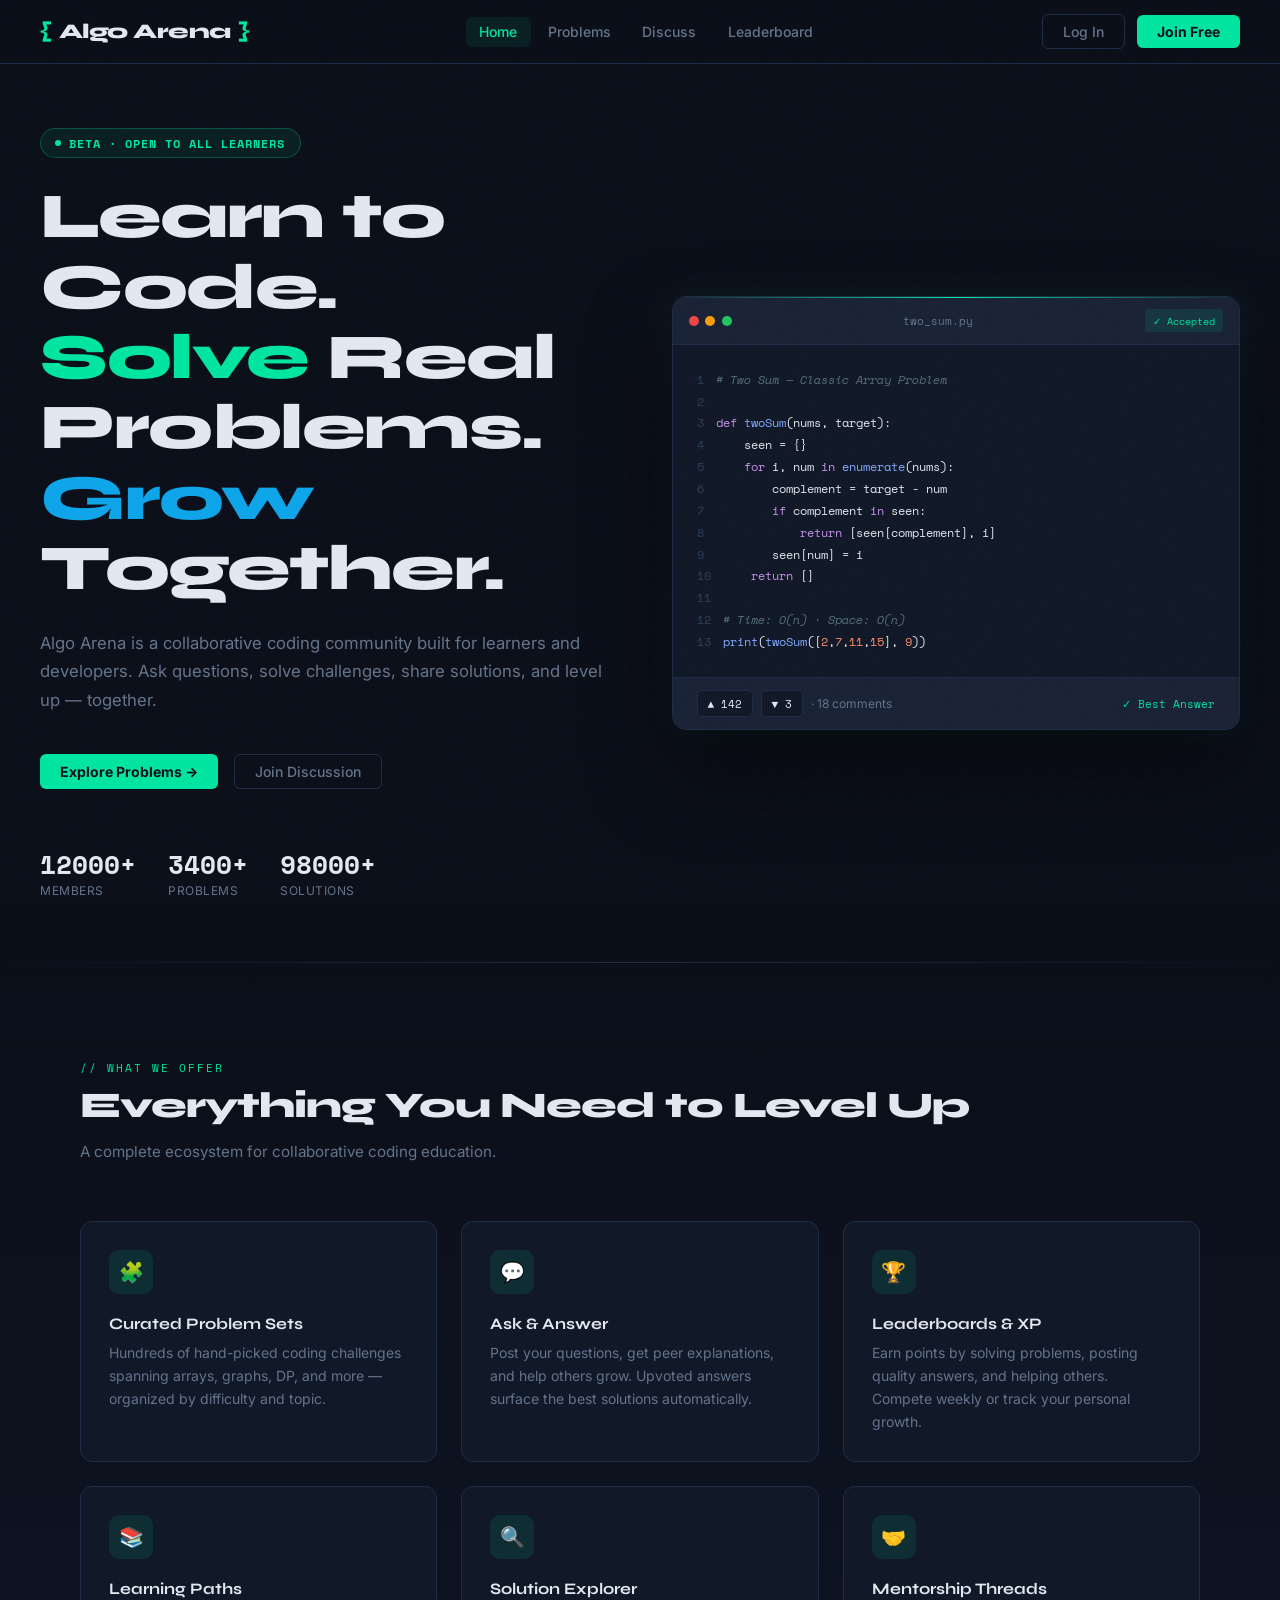
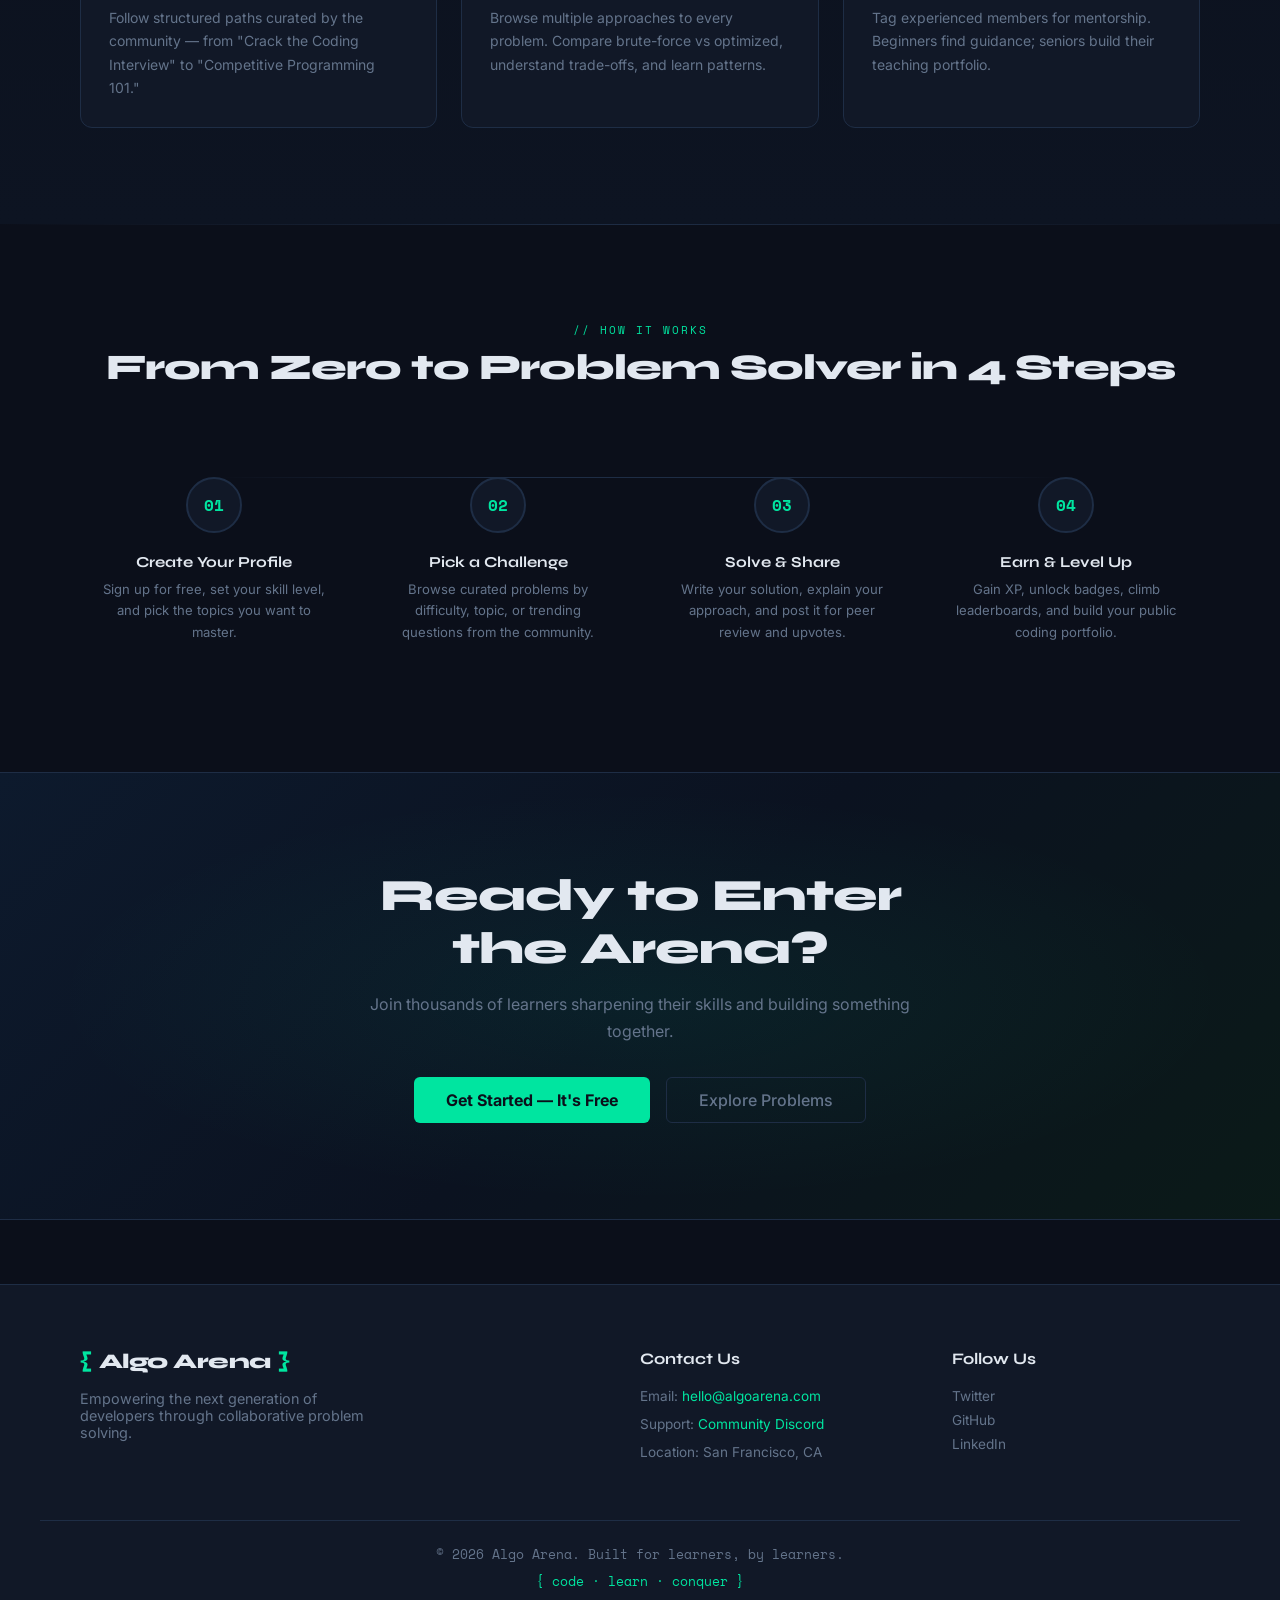
<file: index.html>
<!DOCTYPE html>
<html lang="en">
<head>
  <meta charset="UTF-8"/>
  <meta name="viewport" content="width=device-width, initial-scale=1.0"/>
  <title>Algo Arena — Learn. Code. Conquer.</title>
  <link rel="stylesheet" href="shared.css"/>
  <style>
    /* HERO */
    .hero {
      min-height: 100vh;
      display: flex; align-items: center;
      padding: 8rem 2.5rem 4rem;
      position: relative; overflow: hidden;
    }
    
    .hero-inner {
      position: relative; z-index: 2;
      max-width: 1200px; margin: 0 auto;
      display: grid; grid-template-columns: 1fr 1fr; gap: 4rem; align-items: center;
    }
    .hero-badge {
      display: inline-flex; align-items: center; gap: .5rem;
      background: rgba(0,229,160,.08); border: 1px solid rgba(0,229,160,.25);
      color: var(--accent); padding: .35rem .9rem; border-radius: 99px;
      font-size: .75rem; font-family: 'Space Mono', monospace;
      font-weight: 700; letter-spacing: 1px; text-transform: uppercase;
      margin-bottom: 1.5rem; animation: fadeUp .6s ease both;
    }
    .badge-dot { width: 6px; height: 6px; border-radius: 50%; background: var(--accent); animation: blink 1.5s infinite; }
    h1 {
      font-family: 'Syne', sans-serif;
      font-size: clamp(2.5rem, 5vw, 4rem);
      font-weight: 800; line-height: 1.1; letter-spacing: -1.5px;
      animation: fadeUp .7s ease .1s both;
    }
    h1 .c1 { color: var(--accent); }
    h1 .c2 { color: var(--accent2); }
    .hero-sub {
      color: var(--muted); font-size: 1.05rem; line-height: 1.7;
      margin: 1.5rem 0 2.5rem; animation: fadeUp .7s ease .2s both;
    }
    .hero-cta { display: flex; gap: 1rem; flex-wrap: wrap; animation: fadeUp .7s ease .3s both; }
    .hero-stats {
      display: flex; gap: 2rem; margin-top: 3.5rem;
      animation: fadeUp .7s ease .4s both;
    }
    .stat-num {
      font-family: 'Space Mono', monospace; font-size: 1.6rem;
      font-weight: 700; color: var(--text);
    }
    .stat-label { font-size: .75rem; color: var(--muted); letter-spacing: .5px; text-transform: uppercase; }

    /* CODE CARD */
    .code-card {
      background: var(--surface); border: 1px solid var(--border);
      border-radius: 14px; overflow: hidden;
      box-shadow: var(--card-glow), 0 40px 80px rgba(0,0,0,.5);
      animation: fadeUp .8s ease .2s both; position: relative;
    }
    .code-card::before {
      content: ''; position: absolute; top: 0; left: 0; right: 0; height: 1px;
      background: linear-gradient(90deg, transparent, var(--accent), transparent);
    }
    .code-header {
      display: flex; align-items: center; justify-content: space-between;
      padding: .75rem 1rem; background: var(--surface2); border-bottom: 1px solid var(--border);
    }
    .code-dots { display: flex; gap: .4rem; }
    .code-dot { width: 10px; height: 10px; border-radius: 50%; }
    .dot-r { background: #ef4444; } .dot-y { background: #f59e0b; } .dot-g { background: #22c55e; }
    .code-title { font-family: 'Space Mono', monospace; font-size: .7rem; color: var(--muted); }
    .code-tag {
      font-size: .65rem; font-family: 'Space Mono', monospace;
      background: rgba(0,229,160,.1); color: var(--accent); padding: .2rem .5rem; border-radius: 4px;
    }
    .code-body { padding: 1.5rem; font-family: 'Space Mono', monospace; font-size: .78rem; line-height: 1.75; }
    .ln { color: #2d3f55; margin-right: .75rem; user-select: none; }
    .kw { color: #c792ea; } .fn { color: #82aaff; } .str { color: #c3e88d; }
    .num { color: #f78c6c; } .cm { color: #546e7a; font-style: italic; }
    .code-footer {
      padding: .75rem 1.5rem; background: var(--surface2); border-top: 1px solid var(--border);
      display: flex; align-items: center; justify-content: space-between;
    }
    .vote-bar { display: flex; gap: .5rem; align-items: center; font-size: .75rem; color: var(--muted); }
    .vote-btn {
      display: flex; align-items: center; gap: .25rem;
      background: var(--surface); border: 1px solid var(--border);
      color: var(--text); padding: .25rem .6rem; border-radius: 5px;
      font-size: .7rem; cursor: pointer; font-family: 'Space Mono', monospace; transition: all .2s;
    }
    .vote-btn.up:hover { border-color: var(--accent); color: var(--accent); }
    .vote-btn.down:hover { border-color: var(--danger); color: var(--danger); }
    .accepted-badge { font-size: .7rem; font-family: 'Space Mono', monospace; color: var(--accent); }

    /* FEATURES */
    .features-section { padding: 6rem 2.5rem; background: linear-gradient(180deg, var(--bg) 0%, #0d1422 100%); }
    .features-grid {
      display: grid; grid-template-columns: repeat(3, 1fr); gap: 1.5rem; margin-top: 3.5rem;
    }
    .feature-card {
      background: var(--surface); border: 1px solid var(--border);
      border-radius: 12px; padding: 1.75rem; position: relative; overflow: hidden;
      transition: transform .3s, border-color .3s, box-shadow .3s;
    }
    .feature-card:hover { transform: translateY(-4px); border-color: rgba(0,229,160,.3); box-shadow: var(--card-glow); }
    .feature-card::after {
      content: ''; position: absolute; top: 0; left: 0; right: 0; height: 2px;
      background: linear-gradient(90deg, var(--accent), var(--accent2));
      opacity: 0; transition: opacity .3s;
    }
    .feature-card:hover::after { opacity: 1; }
    .feature-icon {
      width: 44px; height: 44px; background: rgba(0,229,160,.1); border-radius: 10px;
      display: flex; align-items: center; justify-content: center; font-size: 1.25rem; margin-bottom: 1.25rem;
    }
    .feature-card h3 { font-family: 'Syne', sans-serif; font-size: 1rem; font-weight: 700; margin-bottom: .5rem; }
    .feature-card p { color: var(--muted); font-size: .875rem; line-height: 1.65; }

    /* HOW IT WORKS */
    .how-section { padding: 6rem 2.5rem; background: var(--bg); }
    .steps-grid {
      display: grid; grid-template-columns: repeat(4, 1fr); gap: 1rem;
      margin-top: 3.5rem; position: relative;
    }
    .steps-grid::before {
      content: ''; position: absolute; top: 32px; left: 12.5%; right: 12.5%; height: 1px;
      background: linear-gradient(90deg, transparent, var(--border), var(--border), transparent);
    }
    .step-card { text-align: center; padding: 2rem 1.25rem; }
    .step-num {
      width: 56px; height: 56px; border-radius: 50%;
      border: 2px solid var(--border); background: var(--surface);
      display: flex; align-items: center; justify-content: center;
      margin: 0 auto 1.25rem; font-family: 'Space Mono', monospace;
      font-size: 1rem; font-weight: 700; color: var(--accent); position: relative; z-index: 2;
      transition: all .3s;
    }
    .step-card:hover .step-num {
      background: var(--accent); color: var(--bg); border-color: var(--accent);
      box-shadow: 0 0 24px rgba(0,229,160,.4);
    }
    .step-card h3 { font-family: 'Syne', sans-serif; font-size: .95rem; font-weight: 700; margin-bottom: .5rem; }
    .step-card p { font-size: .82rem; color: var(--muted); line-height: 1.65; }

    /* CTA */
    .cta-section {
      padding: 6rem 2.5rem;
      background: linear-gradient(135deg, #0d1a2d 0%, #0b1220 50%, #0b1a18 100%);
      border-top: 1px solid var(--border); border-bottom: 1px solid var(--border);
      text-align: center; position: relative; overflow: hidden;
    }
    .cta-section::before {
      content: ''; position: absolute; inset: 0;
      background: radial-gradient(ellipse at center, rgba(0,229,160,.07) 0%, transparent 65%);
    }
    .cta-inner { position: relative; z-index: 2; max-width: 600px; margin: 0 auto; }
    .cta-section h2 {
      font-family: 'Syne', sans-serif; font-size: clamp(1.75rem, 3.5vw, 3rem);
      font-weight: 800; letter-spacing: -1px; margin-bottom: 1rem;
    }
    .cta-section p { color: var(--muted); font-size: 1rem; line-height: 1.7; margin-bottom: 2rem; }
    .cta-buttons { display: flex; gap: 1rem; justify-content: center; flex-wrap: wrap; }

    @media (max-width: 900px) {
      .hero-inner { grid-template-columns: 1fr; }
      .features-grid { grid-template-columns: 1fr; }
      .steps-grid { grid-template-columns: 1fr 1fr; }
      .steps-grid::before { display: none; }
    }

    /* EXTENDED FOOTER STYLES */
.main-footer {
  background: var(--surface);
  border-top: 1px solid var(--border);
  padding-top: 4rem;
  margin-top: 4rem;
}

.footer-content {
  display: grid;
  grid-template-columns: 2fr 1fr 1fr;
  gap: 4rem;
  padding-bottom: 3rem;
  max-width: 1200px;
  margin: 0 auto;
}

.footer-brand p {
  color: var(--muted);
  font-size: 0.9rem;
  margin-top: 1rem;
  max-width: 300px;
}

.footer-contact h4, .footer-social h4 {
  color: var(--text);
  font-family: 'Syne', sans-serif;
  font-size: 1rem;
  margin-bottom: 1.25rem;
}

.footer-contact ul {
  list-style: none;
  padding: 0;
}

.footer-contact li {
  color: var(--muted);
  font-size: 0.85rem;
  margin-bottom: 0.75rem;
}

.footer-contact a {
  color: var(--accent);
  text-decoration: none;
}

.footer-social .social-links {
  display: flex;
  flex-direction: column;
  gap: 0.5rem;
}

.footer-social a {
  color: var(--muted);
  font-size: 0.85rem;
  text-decoration: none;
  transition: color 0.2s;
}

.footer-social a:hover {
  color: var(--accent2);
}

.footer-bottom {
  border-top: 1px solid var(--border);
  padding: 1.5rem 0;
  text-align: center;
  font-size: 0.8rem;
  color: var(--muted);
}

.footer-tagline {
  display: block;
  margin-top: 0.5rem;
  color: var(--accent);
}

/* RESPONSIVE */
@media (max-width: 768px) {
  .footer-content {
    grid-template-columns: 1fr;
    gap: 2rem;
    text-align: center;
  }
  .footer-brand p {
    margin: 1rem auto;
  }
}
  </style>
</head>
<body>

<nav>
  <a href="index.html" class="nav-logo"><span class="bracket">{</span>Algo Arena<span class="bracket">}</span></a>
  <ul class="nav-links">
    <li><a href="index.html" class="active">Home</a></li>
    <li><a href="problems.html">Problems</a></li>
    <li><a href="discussions.html">Discuss</a></li>
    <li><a href="leaderboard.html">Leaderboard</a></li>
  </ul>
  <div class="nav-actions">
    <a href="login.html" class="btn btn-ghost">Log In</a>
    <a href="login.html" class="btn btn-primary">Join Free</a>
  </div>
</nav>

<!-- HERO -->
<section class="hero">
  
  <div class="hero-inner">
    <div>
      <div class="hero-badge"><span class="badge-dot"></span> Beta · Open to All Learners</div>
      <h1>Learn to Code.<br><span class="c1">Solve</span> Real Problems.<br><span class="c2">Grow</span> Together.</h1>
      <p class="hero-sub">Algo Arena is a collaborative coding community built for learners and developers. Ask questions, solve challenges, share solutions, and level up — together.</p>
      <div class="hero-cta">
        <a href="problems.html" class="btn btn-primary">Explore Problems →</a>
        <a href="discussions.html" class="btn btn-ghost">Join Discussion</a>
      </div>
      <div class="hero-stats">
  <div>
    <div id="stat-members" class="stat-num">0</div>
    <div class="stat-label">Members</div>
  </div>

  <div>
    <div id="stat-problems" class="stat-num">0</div>
    <div class="stat-label">Problems</div>
  </div>

  <div>
    <div id="stat-solutions" class="stat-num">0</div>
    <div class="stat-label">Solutions</div>
  </div>
</div>
    </div>
    <div class="code-card">
      <div class="code-header">
        <div class="code-dots"><div class="code-dot dot-r"></div><div class="code-dot dot-y"></div><div class="code-dot dot-g"></div></div>
        <span class="code-title">two_sum.py</span>
        <span class="code-tag">✓ Accepted</span>
      </div>
      <div class="code-body">
        <div><span class="ln">1</span><span class="cm"># Two Sum — Classic Array Problem</span></div>
        <div><span class="ln">2</span></div>
        <div><span class="ln">3</span><span class="kw">def </span><span class="fn">twoSum</span>(nums, target):</div>
        <div><span class="ln">4</span>&nbsp;&nbsp;&nbsp;&nbsp;seen = {}</div>
        <div><span class="ln">5</span>&nbsp;&nbsp;&nbsp;&nbsp;<span class="kw">for </span>i, num <span class="kw">in </span><span class="fn">enumerate</span>(nums):</div>
        <div><span class="ln">6</span>&nbsp;&nbsp;&nbsp;&nbsp;&nbsp;&nbsp;&nbsp;&nbsp;complement = target - num</div>
        <div><span class="ln">7</span>&nbsp;&nbsp;&nbsp;&nbsp;&nbsp;&nbsp;&nbsp;&nbsp;<span class="kw">if </span>complement <span class="kw">in </span>seen:</div>
        <div><span class="ln">8</span>&nbsp;&nbsp;&nbsp;&nbsp;&nbsp;&nbsp;&nbsp;&nbsp;&nbsp;&nbsp;&nbsp;&nbsp;<span class="kw">return </span>[seen[complement], i]</div>
        <div><span class="ln">9</span>&nbsp;&nbsp;&nbsp;&nbsp;&nbsp;&nbsp;&nbsp;&nbsp;seen[num] = i</div>
        <div><span class="ln">10</span>&nbsp;&nbsp;&nbsp;&nbsp;<span class="kw">return </span>[]</div>
        <div><span class="ln">11</span></div>
        <div><span class="ln">12</span><span class="cm"># Time: O(n) · Space: O(n)</span></div>
        <div><span class="ln">13</span><span class="fn">print</span>(<span class="fn">twoSum</span>([<span class="num">2</span>,<span class="num">7</span>,<span class="num">11</span>,<span class="num">15</span>], <span class="num">9</span>))</div>
      </div>
      <div class="code-footer">
        <div class="vote-bar">
          <button class="vote-btn up">▲ 142</button>
          <button class="vote-btn down">▼ 3</button>
          <span>· 18 comments</span>
        </div>
        <div class="accepted-badge">✓ Best Answer</div>
      </div>
    </div>
  </div>
</section>

<div class="divider"></div>

<!-- FEATURES -->
<section class="features-section">
  <div class="container">
    <div class="section-label">// What We Offer</div>
    <h2 class="section-title">Everything You Need to Level Up</h2>
    <p class="section-sub">A complete ecosystem for collaborative coding education.</p>
    <div class="features-grid">
      <div class="feature-card"><div class="feature-icon">🧩</div><h3>Curated Problem Sets</h3><p>Hundreds of hand-picked coding challenges spanning arrays, graphs, DP, and more — organized by difficulty and topic.</p></div>
      <div class="feature-card"><div class="feature-icon">💬</div><h3>Ask & Answer</h3><p>Post your questions, get peer explanations, and help others grow. Upvoted answers surface the best solutions automatically.</p></div>
      <div class="feature-card"><div class="feature-icon">🏆</div><h3>Leaderboards & XP</h3><p>Earn points by solving problems, posting quality answers, and helping others. Compete weekly or track your personal growth.</p></div>
      <div class="feature-card"><div class="feature-icon">📚</div><h3>Learning Paths</h3><p>Follow structured paths curated by the community — from "Crack the Coding Interview" to "Competitive Programming 101."</p></div>
      <div class="feature-card"><div class="feature-icon">🔍</div><h3>Solution Explorer</h3><p>Browse multiple approaches to every problem. Compare brute-force vs optimized, understand trade-offs, and learn patterns.</p></div>
      <div class="feature-card"><div class="feature-icon">🤝</div><h3>Mentorship Threads</h3><p>Tag experienced members for mentorship. Beginners find guidance; seniors build their teaching portfolio.</p></div>
    </div>
  </div>
</section>

<div class="divider"></div>

<!-- HOW IT WORKS -->
<section class="how-section">
  <div class="container" style="text-align:center">
    <div class="section-label">// How It Works</div>
    <h2 class="section-title">From Zero to Problem Solver in 4 Steps</h2>
    <div class="steps-grid">
      <div class="step-card"><div class="step-num">01</div><h3>Create Your Profile</h3><p>Sign up for free, set your skill level, and pick the topics you want to master.</p></div>
      <div class="step-card"><div class="step-num">02</div><h3>Pick a Challenge</h3><p>Browse curated problems by difficulty, topic, or trending questions from the community.</p></div>
      <div class="step-card"><div class="step-num">03</div><h3>Solve & Share</h3><p>Write your solution, explain your approach, and post it for peer review and upvotes.</p></div>
      <div class="step-card"><div class="step-num">04</div><h3>Earn & Level Up</h3><p>Gain XP, unlock badges, climb leaderboards, and build your public coding portfolio.</p></div>
    </div>
  </div>
</section>

<!-- CTA -->
<div class="cta-section">
  <div class="cta-inner">
    <h2>Ready to Enter the Arena?</h2>
    <p>Join thousands of learners sharpening their skills and building something together.</p>
    <div class="cta-buttons">
      <a href="login.html" class="btn btn-primary" style="padding:.75rem 2rem;font-size:1rem;">Get Started — It's Free</a>
      <a href="problems.html" class="btn btn-ghost" style="padding:.75rem 2rem;font-size:1rem;">Explore Problems</a>
    </div>
  </div>
</div>

<footer class="main-footer">
  <div class="container footer-content">
    <div class="footer-brand">
      <a href="index.html" class="nav-logo"><span class="bracket">{</span>Algo Arena<span class="bracket">}</span></a>
      <p>Empowering the next generation of developers through collaborative problem solving.</p>
    </div>
    
    <div class="footer-contact">
      <h4>Contact Us</h4>
      <ul>
        <li>Email: <a href="mailto:hello@algoarena.com">hello@algoarena.com</a></li>
        <li>Support: <a href="discussions.html">Community Discord</a></li>
        <li>Location: San Francisco, CA</li>
      </ul>
    </div>

    <div class="footer-social">
      <h4>Follow Us</h4>
      <div class="social-links">
        <a href="#">Twitter</a>
        <a href="#">GitHub</a>
        <a href="#">LinkedIn</a>
      </div>
    </div>
  </div>

  <div class="footer-bottom">
    <div class="container">
      <span>©️ 2026 Algo Arena. Built for learners, by learners.</span>
      <span class="footer-tagline">{ code · learn · conquer }</span>
    </div>
  </div>
</footer>

<script>


document.addEventListener("DOMContentLoaded", function () {

    
      //  1. NUMBER ANIMATION
    
    function animateNumber(element, finalNumber) {
        let current = 0;

        let interval = setInterval(() => {
            current += Math.ceil(finalNumber / 50);

            if (current >= finalNumber) {
                current = finalNumber;
                clearInterval(interval);
            }

            element.textContent = current + "+";
        }, 30);
    }

    animateNumber(document.getElementById("stat-members"), 12000);
    animateNumber(document.getElementById("stat-problems"), 3400);
    animateNumber(document.getElementById("stat-solutions"), 98000);


    
      //  2. BUTTON CLICK
    
    const exploreBtn = document.querySelector(".btn-primary");

    exploreBtn.addEventListener("click", function () {
        alert("🚀 Let's start solving problems!");
    });


    
      //  3. VOTE BUTTONS
    
    document.body.addEventListener("click", function (e) {

        if (e.target.classList.contains("vote-btn")) {

            let text = e.target.textContent;
            let number = parseInt(text.replace(/\D/g, ""));

            if (e.target.classList.contains("up")) {
                number++;
                e.target.textContent = "▲ " + number;
            } else {
                number--;
                e.target.textContent = "▼ " + number;
            }
        }

    });

});

</script>

</body>
</html>
</file>
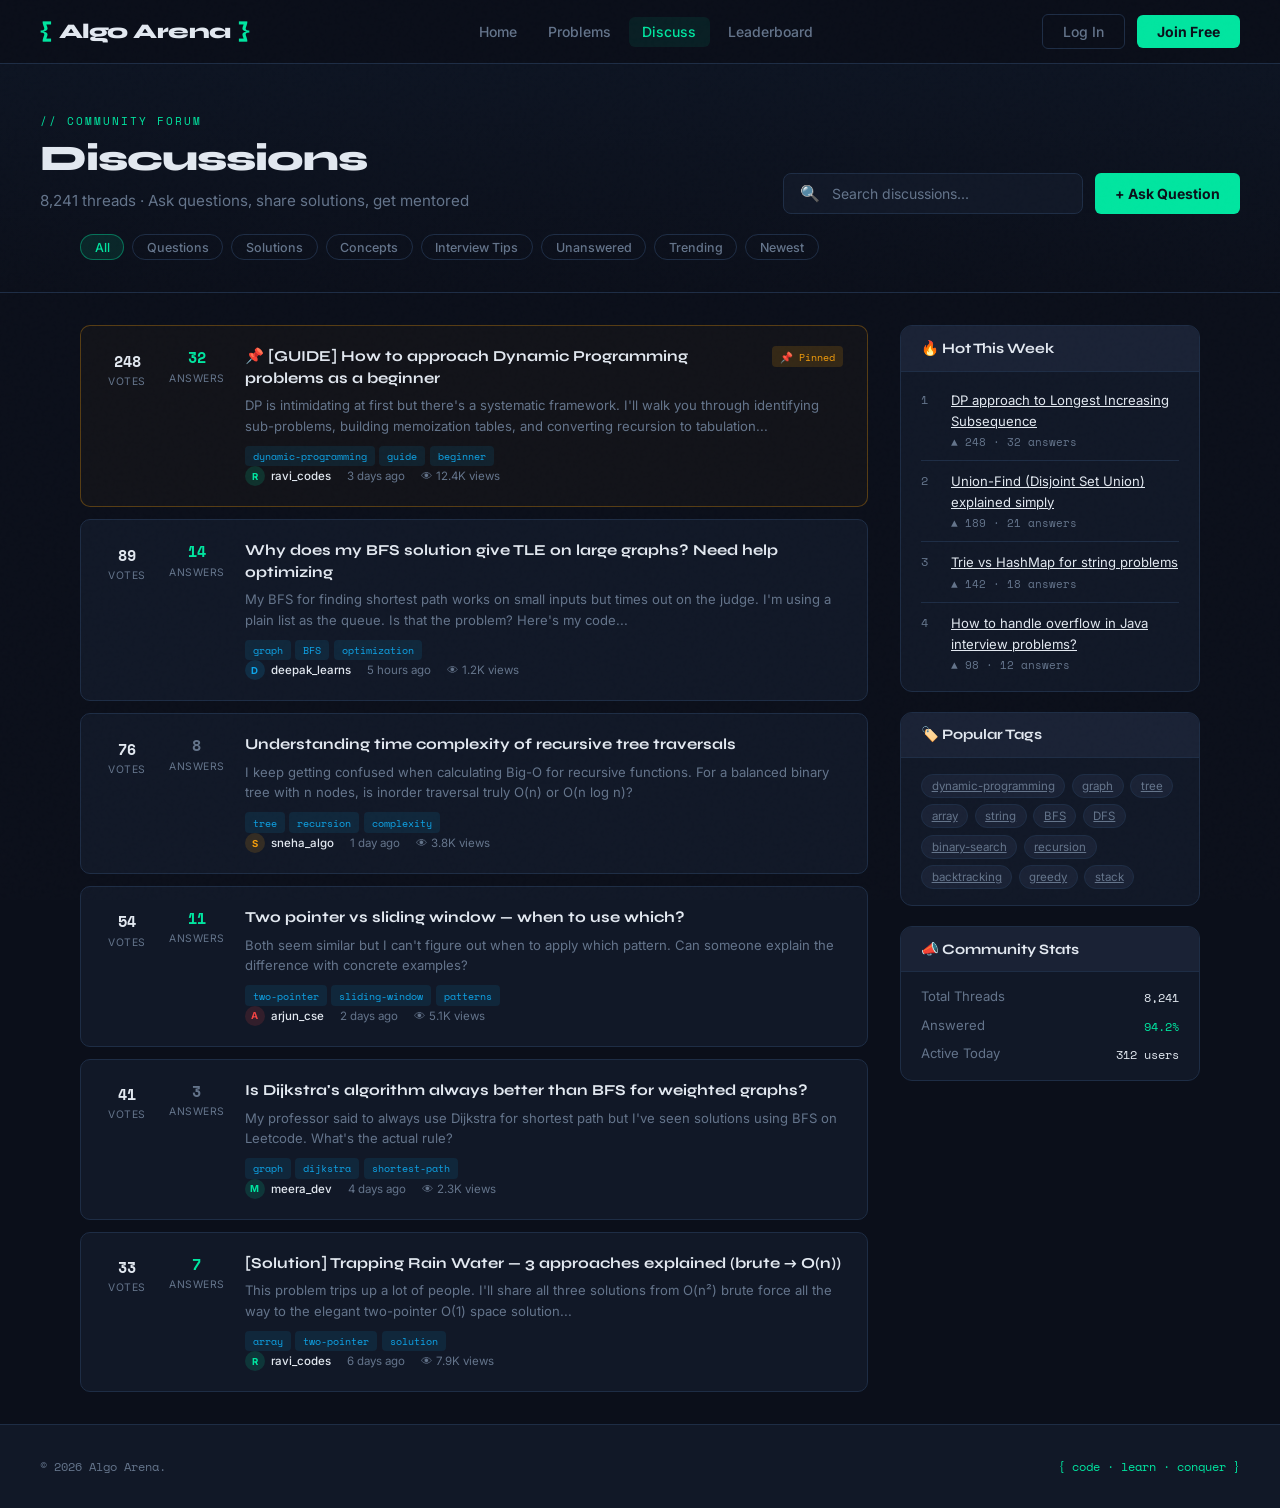
<file: discussions.html>
<!DOCTYPE html>
<html lang="en">
<head>
  <meta charset="UTF-8"/>
  <meta name="viewport" content="width=device-width, initial-scale=1.0"/>
  <title>Discussions — Algo Arena</title>
  <link rel="stylesheet" href="shared.css"/>

  <style>

    .page { padding-top: 64px; }

    /* ── PAGE HEADER ─── */
    .page-header {
      padding: 3rem 2.5rem 2rem;
      background: linear-gradient(180deg, #0d1422 0%, var(--bg) 100%);
      border-bottom: 1px solid var(--border);
    }

    .page-header-inner {
      max-width: 1200px;
      margin: 0 auto;
      display: flex;
      justify-content: space-between;
      align-items: flex-end;
      gap: 2rem;
    }

    /* Search bar (same as problems page) */
    .search-bar {
      display: flex;
      gap: 0.75rem;
      align-items: center;
      background: var(--surface);
      border: 1px solid var(--border);
      border-radius: 8px;
      padding: 0.6rem 1rem;
      width: 300px;
      transition: border-color 0.2s;
    }
    .search-bar:focus-within { border-color: var(--accent); }
    .search-bar input {
      background: transparent;
      border: none;
      outline: none;
      color: var(--text);
      font-size: 0.875rem;
      font-family: 'Inter', sans-serif;
      width: 100%;
    }
    .search-bar input::placeholder { color: var(--muted); }

    /* Filter chips */
    .filter-row {
      display: flex;
      gap: 0.5rem;
      flex-wrap: wrap;
      margin-top: 1.25rem;
    }
    .filter-chip {
      padding: 0.3rem 0.85rem;
      border-radius: 99px;
      font-size: 0.78rem;
      font-weight: 500;
      cursor: pointer;
      border: 1px solid var(--border);
      color: var(--muted);
      background: transparent;
      transition: all 0.2s;
      font-family: 'Inter', sans-serif;
    }
    .filter-chip:hover,
    .filter-chip.active {
      background: rgba(0,229,160,.1);
      border-color: rgba(0,229,160,.4);
      color: var(--accent);
    }


    /* ── TWO-COLUMN LAYOUT ─── */
    .disc-layout {
      max-width: 1200px;
      margin: 0 auto;
      padding: 2rem 2.5rem;
      display: grid;
      grid-template-columns: 1fr 300px;
      gap: 2rem;
    }


    /* ── THREAD LIST ─────────────────────────────
       The main list of discussion threads.
       Each thread is a card that links to the
       full thread when clicked.
       ─────────────────────────────────────────── */
    .thread-list {
      display: flex;
      flex-direction: column;
      gap: 0.75rem;
    }

    .thread-card {
      background: var(--surface);
      border: 1px solid var(--border);
      border-radius: 10px;
      padding: 1.25rem 1.5rem;
      display: flex;
      gap: 1.25rem;
      align-items: flex-start;
      text-decoration: none;
      color: inherit;
      transition: all 0.2s;
    }

    /* Hover: border glows, nudge right, darken */
    .thread-card:hover {
      border-color: rgba(0,229,160,.25);
      background: var(--surface2);
      transform: translateX(3px);
    }

    /* Pinned threads get an amber tint */
    .thread-card.pinned {
      border-color: rgba(245,158,11,.3);
      background: rgba(245,158,11,.03);
    }


    /* ── VOTE AND ANSWER STACKS ──────────────────
       The two small number columns on the left
       of each thread (votes / answers).
       ─────────────────────────────────────────── */
    .vote-stack {
      display: flex;
      flex-direction: column;
      align-items: center;
      gap: 0.2rem;
      min-width: 44px;
      padding-top: 0.2rem;
    }

    .vote-num {
      font-family: 'Space Mono', monospace;
      font-size: 0.95rem;
      font-weight: 700;
      color: var(--text);
    }

    .vote-label {
      font-size: 0.65rem;
      color: var(--muted);
      text-transform: uppercase;
      letter-spacing: 0.5px;
    }

    .answers-stack {
      display: flex;
      flex-direction: column;
      align-items: center;
      gap: 0.2rem;
      min-width: 44px;
    }

    .answers-num {
      font-family: 'Space Mono', monospace;
      font-size: 0.95rem;
      font-weight: 700;
      color: var(--muted);
    }

    /* Green if the thread has an accepted answer */
    .answers-num.has-accepted {
      color: var(--accent);
    }


    /* ── THREAD BODY (right side of each card) ── */
    .thread-body { flex: 1; }

    .thread-top {
      display: flex;
      align-items: flex-start;
      gap: 0.75rem;
      flex-wrap: wrap;
      margin-bottom: 0.4rem;
    }

    .thread-title {
      font-family: 'Syne', sans-serif;
      font-size: 0.95rem;
      font-weight: 700;
      flex: 1;
      line-height: 1.4;
    }

    /* "📌 Pinned" badge */
    .pinned-badge {
      font-size: 0.65rem;
      font-family: 'Space Mono', monospace;
      background: rgba(245,158,11,.15);
      color: #f59e0b;
      padding: 0.15rem 0.5rem;
      border-radius: 4px;
      white-space: nowrap;
    }

    /* Short preview text below the title */
    .thread-excerpt {
      font-size: 0.82rem;
      color: var(--muted);
      line-height: 1.55;
      margin-bottom: 0.6rem;
    }

    /* Row with author chip + time + views */
    .thread-meta {
      display: flex;
      gap: 1rem;
      align-items: center;
      font-size: 0.72rem;
      color: var(--muted);
      flex-wrap: wrap;
    }

    /* Author name with mini avatar */
    .author-chip {
      display: flex;
      align-items: center;
      gap: 0.4rem;
      font-weight: 500;
      color: var(--text);
    }

    .author-avatar {
      width: 20px;
      height: 20px;
      border-radius: 50%;
      display: flex;
      align-items: center;
      justify-content: center;
      font-size: 0.6rem;
      font-weight: 700;
    }

    /* Tag chips below the excerpt */
    .tag-row {
      display: flex;
      gap: 0.3rem;
      margin-top: 0.5rem;
      flex-wrap: wrap;
    }


    /* ── SIDEBAR ─── */
    .sidebar { display: flex; flex-direction: column; gap: 1.25rem; }
    .sidebar-card { background: var(--surface); border: 1px solid var(--border); border-radius: 12px; overflow: hidden; }
    .sidebar-head { padding: 0.85rem 1.25rem; background: var(--surface2); border-bottom: 1px solid var(--border); font-family: 'Syne', sans-serif; font-size: 0.9rem; font-weight: 700; }
    .sidebar-body { padding: 1rem 1.25rem; }

    /* Hot topics list items */
    .hot-topic {
      display: flex;
      align-items: flex-start;
      gap: 0.75rem;
      padding: 0.6rem 0;
      border-bottom: 1px solid var(--border);
    }
    .hot-topic:last-child { border-bottom: none; }

    .hot-num {
      font-family: 'Space Mono', monospace;
      font-size: 0.75rem;
      color: var(--muted);
      min-width: 18px;
      padding-top: 2px;
    }

    .hot-title {
      font-size: 0.82rem;
      color: var(--text);
      line-height: 1.4;
      transition: color 0.2s;
    }
    .hot-title:hover { color: var(--accent); }

    .hot-stat {
      font-size: 0.7rem;
      color: var(--muted);
      font-family: 'Space Mono', monospace;
      margin-top: 0.2rem;
    }

    /* Tag cloud: floating pill-shaped tags */
    .tag-cloud {
      display: flex;
      flex-wrap: wrap;
      gap: 0.4rem;
    }

    .cloud-tag {
      font-size: 0.72rem;
      padding: 0.25rem 0.6rem;
      border-radius: 99px;
      background: var(--surface2);
      border: 1px solid var(--border);
      color: var(--muted);
      cursor: pointer;
      transition: all 0.2s;
    }
    .cloud-tag:hover { border-color: var(--accent2); color: var(--accent2); }


    /* ── RESPONSIVE ─── */
    @media (max-width: 900px) {
      .disc-layout { grid-template-columns: 1fr; }
      .sidebar { display: none; }
    }

  </style>
</head>
<body>

  <!-- ── NAVIGATION BAR ─── -->
  <nav>
    <a href="index.html" class="nav-logo"><span class="bracket">{</span>Algo Arena<span class="bracket">}</span></a>
    <ul class="nav-links">
      <li><a href="index.html">Home</a></li>
      <li><a href="problems.html">Problems</a></li>
      <li><a href="discussions.html" class="active">Discuss</a></li>
      <li><a href="leaderboard.html">Leaderboard</a></li>
    </ul>
    <div class="nav-actions">
      <a href="login.html" class="btn btn-ghost">Log In</a>
      <a href="login.html" class="btn btn-primary">Join Free</a>
    </div>
  </nav>


  <div class="page">

    <!-- PAGE HEADER -->
    <div class="page-header">
      <div class="page-header-inner">
        <div>
          <div class="section-label">// Community Forum</div>
          <h1 class="section-title" style="margin: 0;">Discussions</h1>
          <p class="section-sub" style="margin-top: .5rem;">8,241 threads · Ask questions, share solutions, get mentored</p>
        </div>
        <!-- Search bar + Ask Question button side by side -->
        <div style="display:flex; gap:.75rem; flex-wrap:wrap;">
          <div class="search-bar">
            <span>🔍</span>
            <input type="text" placeholder="Search discussions..."/>
          </div>
          <a href="login.html" class="btn btn-primary">+ Ask Question</a>
        </div>
      </div>

      <!-- Filter chips row -->
      <div style="max-width:1200px; margin:0 auto; padding:0 2.5rem;">
        <div class="filter-row">
          <button class="filter-chip active">All</button>
          <button class="filter-chip">Questions</button>
          <button class="filter-chip">Solutions</button>
          <button class="filter-chip">Concepts</button>
          <button class="filter-chip">Interview Tips</button>
          <button class="filter-chip">Unanswered</button>
          <button class="filter-chip">Trending</button>
          <button class="filter-chip">Newest</button>
        </div>
      </div>
    </div>


    <!-- MAIN LAYOUT -->
    <div class="disc-layout">
      <div>
        <div class="thread-list">

          <!-- ── THREAD 1 (pinned) ─── -->
          <!-- class="thread-card pinned" = amber tinted card -->
          <a href="#" class="thread-card pinned">

            <!-- Left: vote count -->
            <div class="vote-stack">
              <div class="vote-num">248</div>
              <div class="vote-label">votes</div>
            </div>

            <!-- Left: answer count (green = has accepted answer) -->
            <div class="answers-stack">
              <div class="answers-num has-accepted">32</div>
              <div class="vote-label">answers</div>
            </div>

            <!-- Right: thread content -->
            <div class="thread-body">
              <div class="thread-top">
                <div class="thread-title">📌 [GUIDE] How to approach Dynamic Programming problems as a beginner</div>
                <span class="pinned-badge">📌 Pinned</span>
              </div>
              <p class="thread-excerpt">
                DP is intimidating at first but there's a systematic framework. I'll walk you through
                identifying sub-problems, building memoization tables, and converting recursion to tabulation...
              </p>
              <div class="tag-row">
                <span class="tag">dynamic-programming</span>
                <span class="tag">guide</span>
                <span class="tag">beginner</span>
              </div>
              <div class="thread-meta">
                <span class="author-chip">
                  <div class="author-avatar" style="background:rgba(0,229,160,.15); color:var(--accent);">R</div>
                  ravi_codes
                </span>
                <span>3 days ago</span>
                <span>👁 12.4K views</span>
              </div>
            </div>
          </a>


          <!-- ── THREAD 2 ─── -->
          <a href="#" class="thread-card">
            <div class="vote-stack">
              <div class="vote-num">89</div>
              <div class="vote-label">votes</div>
            </div>
            <div class="answers-stack">
              <div class="answers-num has-accepted">14</div>
              <div class="vote-label">answers</div>
            </div>
            <div class="thread-body">
              <div class="thread-top">
                <div class="thread-title">Why does my BFS solution give TLE on large graphs? Need help optimizing</div>
              </div>
              <p class="thread-excerpt">
                My BFS for finding shortest path works on small inputs but times out on the judge.
                I'm using a plain list as the queue. Is that the problem? Here's my code...
              </p>
              <div class="tag-row">
                <span class="tag">graph</span>
                <span class="tag">BFS</span>
                <span class="tag">optimization</span>
              </div>
              <div class="thread-meta">
                <span class="author-chip">
                  <div class="author-avatar" style="background:rgba(14,165,233,.15); color:var(--accent2);">D</div>
                  deepak_learns
                </span>
                <span>5 hours ago</span>
                <span>👁 1.2K views</span>
              </div>
            </div>
          </a>


          <!-- ── THREAD 3 ─── -->
          <a href="#" class="thread-card">
            <div class="vote-stack">
              <div class="vote-num">76</div>
              <div class="vote-label">votes</div>
            </div>
            <div class="answers-stack">
              <!-- No accepted answer yet — grey color -->
              <div class="answers-num">8</div>
              <div class="vote-label">answers</div>
            </div>
            <div class="thread-body">
              <div class="thread-top">
                <div class="thread-title">Understanding time complexity of recursive tree traversals</div>
              </div>
              <p class="thread-excerpt">
                I keep getting confused when calculating Big-O for recursive functions.
                For a balanced binary tree with n nodes, is inorder traversal truly O(n) or O(n log n)?
              </p>
              <div class="tag-row">
                <span class="tag">tree</span>
                <span class="tag">recursion</span>
                <span class="tag">complexity</span>
              </div>
              <div class="thread-meta">
                <span class="author-chip">
                  <div class="author-avatar" style="background:rgba(245,158,11,.15); color:#f59e0b;">S</div>
                  sneha_algo
                </span>
                <span>1 day ago</span>
                <span>👁 3.8K views</span>
              </div>
            </div>
          </a>


          <!-- ── THREAD 4 ─── -->
          <a href="#" class="thread-card">
            <div class="vote-stack">
              <div class="vote-num">54</div>
              <div class="vote-label">votes</div>
            </div>
            <div class="answers-stack">
              <div class="answers-num has-accepted">11</div>
              <div class="vote-label">answers</div>
            </div>
            <div class="thread-body">
              <div class="thread-top">
                <div class="thread-title">Two pointer vs sliding window — when to use which?</div>
              </div>
              <p class="thread-excerpt">
                Both seem similar but I can't figure out when to apply which pattern.
                Can someone explain the difference with concrete examples?
              </p>
              <div class="tag-row">
                <span class="tag">two-pointer</span>
                <span class="tag">sliding-window</span>
                <span class="tag">patterns</span>
              </div>
              <div class="thread-meta">
                <span class="author-chip">
                  <div class="author-avatar" style="background:rgba(239,68,68,.15); color:#ef4444;">A</div>
                  arjun_cse
                </span>
                <span>2 days ago</span>
                <span>👁 5.1K views</span>
              </div>
            </div>
          </a>


          <!-- ── THREAD 5 ─── -->
          <a href="#" class="thread-card">
            <div class="vote-stack">
              <div class="vote-num">41</div>
              <div class="vote-label">votes</div>
            </div>
            <div class="answers-stack">
              <div class="answers-num">3</div>
              <div class="vote-label">answers</div>
            </div>
            <div class="thread-body">
              <div class="thread-top">
                <div class="thread-title">Is Dijkstra's algorithm always better than BFS for weighted graphs?</div>
              </div>
              <p class="thread-excerpt">
                My professor said to always use Dijkstra for shortest path but I've seen
                solutions using BFS on Leetcode. What's the actual rule?
              </p>
              <div class="tag-row">
                <span class="tag">graph</span>
                <span class="tag">dijkstra</span>
                <span class="tag">shortest-path</span>
              </div>
              <div class="thread-meta">
                <span class="author-chip">
                  <div class="author-avatar" style="background:rgba(0,229,160,.15); color:var(--accent);">M</div>
                  meera_dev
                </span>
                <span>4 days ago</span>
                <span>👁 2.3K views</span>
              </div>
            </div>
          </a>


          <!-- ── THREAD 6 ─── -->
          <a href="#" class="thread-card">
            <div class="vote-stack">
              <div class="vote-num">33</div>
              <div class="vote-label">votes</div>
            </div>
            <div class="answers-stack">
              <div class="answers-num has-accepted">7</div>
              <div class="vote-label">answers</div>
            </div>
            <div class="thread-body">
              <div class="thread-top">
                <div class="thread-title">[Solution] Trapping Rain Water — 3 approaches explained (brute → O(n))</div>
              </div>
              <p class="thread-excerpt">
                This problem trips up a lot of people. I'll share all three solutions from O(n²)
                brute force all the way to the elegant two-pointer O(1) space solution...
              </p>
              <div class="tag-row">
                <span class="tag">array</span>
                <span class="tag">two-pointer</span>
                <span class="tag">solution</span>
              </div>
              <div class="thread-meta">
                <span class="author-chip">
                  <div class="author-avatar" style="background:rgba(0,229,160,.15); color:var(--accent);">R</div>
                  ravi_codes
                </span>
                <span>6 days ago</span>
                <span>👁 7.9K views</span>
              </div>
            </div>
          </a>

        </div>
      </div>


      <!-- SIDEBAR -->
      <aside class="sidebar">

        <!-- Hot this week -->
        <div class="sidebar-card">
          <div class="sidebar-head">🔥 Hot This Week</div>
          <div class="sidebar-body" style="padding: .5rem 1.25rem;">
            <div class="hot-topic">
              <span class="hot-num">1</span>
              <div>
                <a href="#" class="hot-title">DP approach to Longest Increasing Subsequence</a>
                <div class="hot-stat">▲ 248 · 32 answers</div>
              </div>
            </div>
            <div class="hot-topic">
              <span class="hot-num">2</span>
              <div>
                <a href="#" class="hot-title">Union-Find (Disjoint Set Union) explained simply</a>
                <div class="hot-stat">▲ 189 · 21 answers</div>
              </div>
            </div>
            <div class="hot-topic">
              <span class="hot-num">3</span>
              <div>
                <a href="#" class="hot-title">Trie vs HashMap for string problems</a>
                <div class="hot-stat">▲ 142 · 18 answers</div>
              </div>
            </div>
            <div class="hot-topic">
              <span class="hot-num">4</span>
              <div>
                <a href="#" class="hot-title">How to handle overflow in Java interview problems?</a>
                <div class="hot-stat">▲ 98 · 12 answers</div>
              </div>
            </div>
          </div>
        </div>

        <!-- Popular tags cloud -->
        <div class="sidebar-card">
          <div class="sidebar-head">🏷️ Popular Tags</div>
          <div class="sidebar-body">
            <div class="tag-cloud">
              <a href="#" class="cloud-tag">dynamic-programming</a>
              <a href="#" class="cloud-tag">graph</a>
              <a href="#" class="cloud-tag">tree</a>
              <a href="#" class="cloud-tag">array</a>
              <a href="#" class="cloud-tag">string</a>
              <a href="#" class="cloud-tag">BFS</a>
              <a href="#" class="cloud-tag">DFS</a>
              <a href="#" class="cloud-tag">binary-search</a>
              <a href="#" class="cloud-tag">recursion</a>
              <a href="#" class="cloud-tag">backtracking</a>
              <a href="#" class="cloud-tag">greedy</a>
              <a href="#" class="cloud-tag">stack</a>
            </div>
          </div>
        </div>

        <!-- Community stats -->
        <div class="sidebar-card">
          <div class="sidebar-head">📣 Community Stats</div>
          <div class="sidebar-body">
            <div style="display:flex; flex-direction:column; gap:.6rem;">
              <div style="display:flex; justify-content:space-between; font-size:.82rem;">
                <span style="color:var(--muted);">Total Threads</span>
                <span style="font-family:'Space Mono',monospace; font-size:.78rem;">8,241</span>
              </div>
              <div style="display:flex; justify-content:space-between; font-size:.82rem;">
                <span style="color:var(--muted);">Answered</span>
                <span style="font-family:'Space Mono',monospace; font-size:.78rem; color:var(--accent);">94.2%</span>
              </div>
              <div style="display:flex; justify-content:space-between; font-size:.82rem;">
                <span style="color:var(--muted);">Active Today</span>
                <span style="font-family:'Space Mono',monospace; font-size:.78rem;">312 users</span>
              </div>
            </div>
          </div>
        </div>

      </aside>
    </div>
  </div>
  

  <script>

  // ================================
  // FILTER CHIPS FUNCTIONALITY
  // ================================

  // Select all filter buttons
  const filterChips = document.querySelectorAll('.filter-chip');

  // Select all discussion cards
  const threadCards = document.querySelectorAll('.thread-card');

  // Run loop on every chip
  filterChips.forEach(chip => {

    // Add click event
    chip.addEventListener('click', () => {

      // Remove active class from all chips
      filterChips.forEach(c => {
        c.classList.remove('active');
      });

      // Add active class to clicked chip
      chip.classList.add('active');

      // Get filter text
      const filterValue = chip.textContent.toLowerCase();

      // Check every thread card
      threadCards.forEach(card => {

        // Get tags text
        const tags = card.querySelector('.tag-row').textContent.toLowerCase();

        // Get title text
        const title = card.querySelector('.thread-title').textContent.toLowerCase();

        // Show all cards
        if (filterValue === 'all') {
          card.style.display = 'flex';
        }

        // Questions filter
        else if (filterValue === 'questions') {

          if (title.includes('?')) {
            card.style.display = 'flex';
          } else {
            card.style.display = 'none';
          }
        }

        // Solutions filter
        else if (filterValue === 'solutions') {

          if (tags.includes('solution')) {
            card.style.display = 'flex';
          } else {
            card.style.display = 'none';
          }
        }

        // Concepts filter
        else if (filterValue === 'concepts') {

          if (
            tags.includes('dynamic-programming') ||
            tags.includes('graph') ||
            tags.includes('tree')
          ) {
            card.style.display = 'flex';
          } else {
            card.style.display = 'none';
          }
        }

        // Unanswered filter
        else if (filterValue === 'unanswered') {

          const answers =
            card.querySelector('.answers-num').textContent;

          if (answers === '0') {
            card.style.display = 'flex';
          } else {
            card.style.display = 'none';
          }
        }

        // Trending filter
        else if (filterValue === 'trending') {

          const votes = parseInt(
            card.querySelector('.vote-num').textContent
          );

          if (votes >= 70) {
            card.style.display = 'flex';
          } else {
            card.style.display = 'none';
          }
        }

        // Newest filter
        else if (filterValue === 'newest') {

          const meta =
            card.querySelector('.thread-meta').textContent.toLowerCase();

          if (
            meta.includes('hours ago') ||
            meta.includes('1 day ago')
          ) {
            card.style.display = 'flex';
          } else {
            card.style.display = 'none';
          }
        }

        // Interview Tips filter
        else if (filterValue === 'interview tips') {

          if (
            title.includes('interview') ||
            tags.includes('patterns')
          ) {
            card.style.display = 'flex';
          } else {
            card.style.display = 'none';
          }
        }

      });

    });

  });



  // ================================
  // SEARCH BAR FUNCTIONALITY
  // ================================

  // Select search input
  const searchInput = document.querySelector('.search-bar input');

  // Add typing event
  searchInput.addEventListener('keyup', () => {

    // Convert input to lowercase
    const searchValue = searchInput.value.toLowerCase();

    // Check every card
    threadCards.forEach(card => {

      // Get title and excerpt text
      const title =
        card.querySelector('.thread-title').textContent.toLowerCase();

      const excerpt =
        card.querySelector('.thread-excerpt').textContent.toLowerCase();

      // Match search text
      if (
        title.includes(searchValue) ||
        excerpt.includes(searchValue)
      ) {
        card.style.display = 'flex';
      } else {
        card.style.display = 'none';
      }

    });

  });

</script>


  <!-- ── FOOTER ─── -->
  <footer>
    <div class="footer-bottom">
      <span>©️ 2026 Algo Arena.</span>
      <span style="color: var(--accent);">{ code · learn · conquer }</span>
    </div>
  </footer>

</body>
</html>
</file>
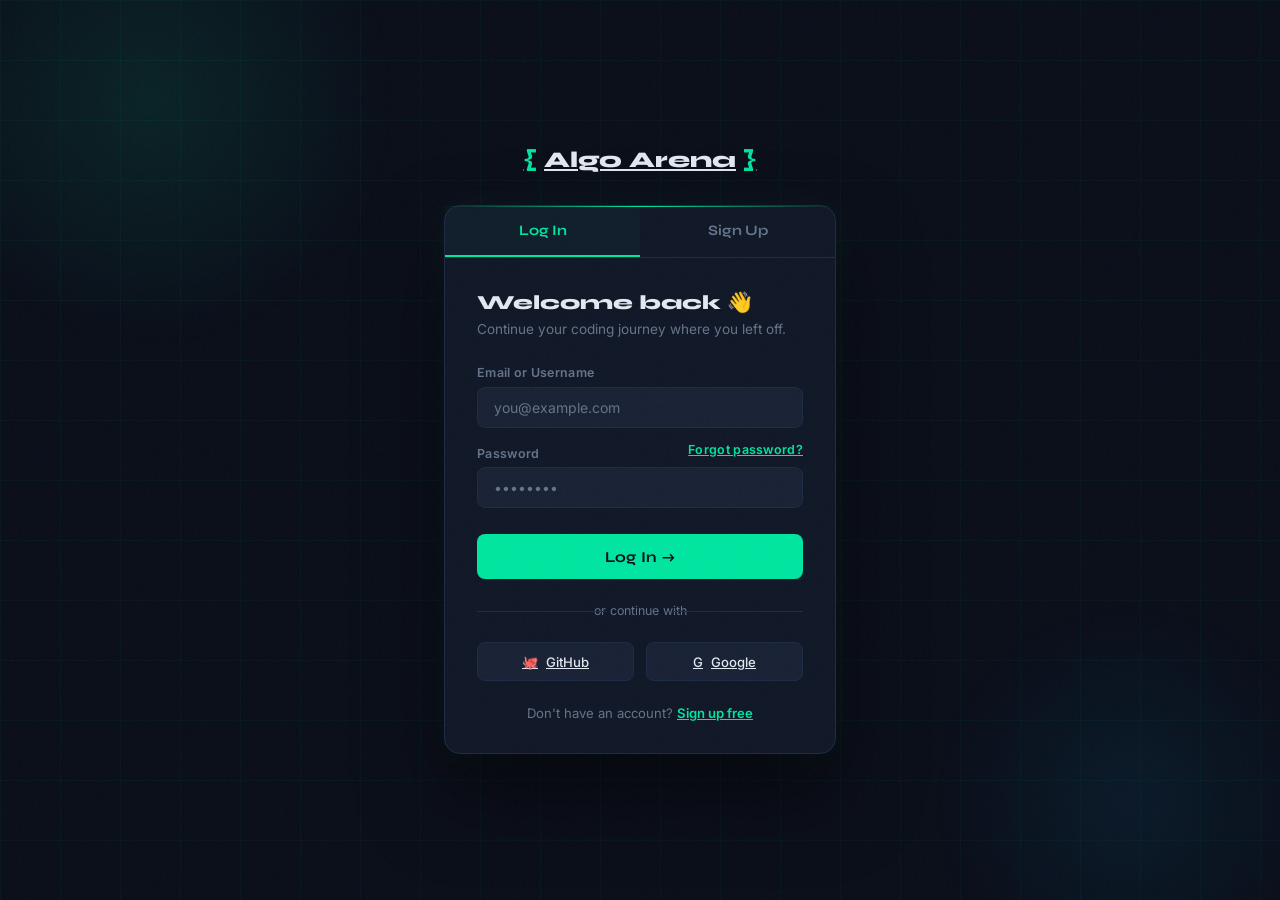
<file: login.html>
<!DOCTYPE html>
<html lang="en">
<head>
  <meta charset="UTF-8"/>
  <meta name="viewport" content="width=device-width, initial-scale=1.0"/>
  <title>Login — Algo Arena</title>
  <link rel="stylesheet" href="shared.css"/>

  <style>

    /* ── BODY LAYOUT ─────────────────────────────
       We want the login card perfectly centered
       on the screen — flex on the body does this.
       ─────────────────────────────────────────── */
    body {
      display: flex;
      align-items: center;       /* vertical center */
      justify-content: center;   /* horizontal center */
      min-height: 100vh;
      overflow-y: auto;          /* hide background elements that overflow */
    }


    /* ── ANIMATED BACKGROUND ─────────────────────
       A grid of faint lines that slowly moves down.
       ─────────────────────────────────────────── */
    .bg-grid {
      position: fixed;
      inset: 0;
      background-image:
        linear-gradient(rgba(0,229,160,.04) 1px, transparent 1px),
        linear-gradient(90deg, rgba(0,229,160,.04) 1px, transparent 1px);
      background-size: 60px 60px;
      animation: gridShift 20s linear infinite;
    }

    /* Large glowing circles in the background corners */
    .bg-glow1 {
      position: fixed;
      width: 500px;
      height: 500px;
      border-radius: 50%;
      background: radial-gradient(circle, rgba(0,229,160,.1) 0%, transparent 70%);
      top: -150px;
      left: -100px;
      animation: pulse 6s ease-in-out infinite;
    }

    .bg-glow2 {
      position: fixed;
      width: 400px;
      height: 400px;
      border-radius: 50%;
      background: radial-gradient(circle, rgba(14,165,233,.08) 0%, transparent 70%);
      bottom: -100px;
      right: -50px;
      animation: pulse 8s ease-in-out infinite reverse;
    }


    /* ── AUTH WRAPPER ────────────────────────────
       The container that holds the logo + card.
       Sits above the background with z-index: 2.
       ─────────────────────────────────────────── */
    .auth-wrap {
      position: relative;
      z-index: 2;
      width: 100%;
      max-width: 440px;
      padding: 1.5rem;
    }

    /* Logo centered above the card */
    .auth-logo {
      text-align: center;
      margin-bottom: 2rem;
      font-family: 'Syne', sans-serif;
      font-weight: 800;
      font-size: 1.4rem;
      color: var(--text);
      display: flex;
      align-items: center;
      justify-content: center;
      gap: 0.4rem;
    }

    .auth-logo .bracket {
      color: var(--accent);
    }


    /* ── AUTH CARD ───────────────────────────────
       The white box containing the login form.
       ─────────────────────────────────────────── */
    .auth-card {
      background: var(--surface);
      border: 1px solid var(--border);
      border-radius: 16px;
      overflow: visible;
      box-shadow: 0 40px 80px rgba(0,0,0,.5), var(--card-glow);
      position: relative;
    }

    /* Glowing green line at the very top of the card */
    .auth-card::before {
      content: '';
      position: absolute;
      top: 0; left: 0; right: 0;
      height: 1px;
      background: linear-gradient(90deg, transparent, var(--accent), transparent);
    }


    /* ── TABS (Log In / Sign Up) ─────────────────
       Two buttons at the top that switch panels.
       ─────────────────────────────────────────── */
    .auth-tabs {
      display: flex;
      border-bottom: 1px solid var(--border);
    }

    .auth-tab {
      flex: 1;              /* each tab takes equal width */
      padding: 1rem;
      text-align: center;
      cursor: pointer;
      font-family: 'Syne', sans-serif;
      font-size: 0.9rem;
      font-weight: 700;
      color: var(--muted);
      background: none;
      border: none;
      border-bottom: 2px solid transparent;
      transition: all 0.2s;
    }

    /* Active tab gets a green underline */
    .auth-tab.active {
      color: var(--accent);
      border-bottom-color: var(--accent);
      background: rgba(0,229,160,.03);
    }

    .auth-tab:hover {
      color: var(--text);
      background: var(--surface2);
    }


    /* ── FORM BODY ───────────────────────────────
       The form area inside each panel.
       ─────────────────────────────────────────── */
    .auth-body {
      padding: 2rem;
    }

    .auth-body h2 {
      font-family: 'Syne', sans-serif;
      font-size: 1.25rem;
      font-weight: 800;
      margin-bottom: 0.4rem;
    }

    .auth-body p {
      font-size: 0.85rem;
      color: var(--muted);
      margin-bottom: 1.75rem;
    }


    /* ── FORM GROUP & LABEL ──────────────────────
       Wrapper for each label + input pair.
       ─────────────────────────────────────────── */
    .form-group {
      margin-bottom: 1.1rem;
    }

    .form-label {
      display: block;       /* make it full width so input goes below it */
      font-size: 0.78rem;
      font-weight: 600;
      color: var(--muted);
      margin-bottom: 0.4rem;
      letter-spacing: 0.3px;
    }

    /* The text input field */
    .form-input {
      width: 100%;
      box-sizing: border-box;
      padding: 0.7rem 1rem;
      background: var(--surface2);
      border: 1px solid var(--border);
      border-radius: 8px;
      color: var(--text);
      font-size: 0.875rem;
      font-family: 'Inter', sans-serif;
      outline: none;
      transition: border-color 0.2s, box-shadow 0.2s;
    }

    /* Highlight the input when the user clicks on it */
    .form-input:focus {
      border-color: var(--accent);
      box-shadow: 0 0 0 3px rgba(0,229,160,.1);
    }

    .form-input::placeholder {
      color: var(--muted);
    }

    /* Two inputs side by side (First Name / Last Name) */
    .form-row {
      display: grid;
      grid-template-columns: 1fr 1fr;
      gap: 0.75rem;
    }

    /* "Forgot password?" link floated right of the label */
    .forgot {
      font-size: 0.78rem;
      color: var(--accent);
      float: right;
      margin-top: -0.25rem;
    }

    .forgot:hover {
      text-decoration: underline;
    }


    /* ── SUBMIT BUTTON ───────────────────────────
       The main "Log In" / "Create Account" button.
       ─────────────────────────────────────────── */
    .submit-btn {
      width: 100%;
      padding: 0.85rem;
      margin-top: 0.5rem;
      background: var(--accent);
      color: #0b0f1a;
      border: none;
      border-radius: 8px;
      font-size: 0.95rem;
      font-weight: 700;
      font-family: 'Syne', sans-serif;
      cursor: pointer;
      transition: all 0.2s;
      letter-spacing: 0.3px;
    }

    .submit-btn:hover {
      background: #00ffb3;
      box-shadow: 0 0 24px rgba(0,229,160,.35);
    }


    /* ── DIVIDER TEXT ("or continue with") ───────
       A horizontal line with centered text.
       The ::before and ::after add the lines.
       ─────────────────────────────────────────── */
    .divider-text {
      text-align: center;
      position: relative;
      margin: 1.5rem 0;
      font-size: 0.78rem;
      color: var(--muted);
    }

    /* Left line */
    .divider-text::before {
      content: '';
      position: absolute;
      top: 50%;
      left: 0;
      width: 40%;
      height: 1px;
      background: var(--border);
    }

    /* Right line */
    .divider-text::after {
      content: '';
      position: absolute;
      top: 50%;
      right: 0;
      width: 40%;
      height: 1px;
      background: var(--border);
    }


    /* ── OAUTH BUTTONS (GitHub / Google) ─────────
       Social login buttons in a 2-column grid.
       ─────────────────────────────────────────── */
    .oauth-grid {
      display: grid;
      grid-template-columns: 1fr 1fr;
      gap: 0.75rem;
    }

    .oauth-btn {
      display: flex;
      align-items: center;
      justify-content: center;
      gap: 0.5rem;
      padding: 0.65rem;
      border-radius: 8px;
      border: 1px solid var(--border);
      background: var(--surface2);
      color: var(--text);
      font-size: 0.82rem;
      font-weight: 500;
      cursor: pointer;
      font-family: 'Inter', sans-serif;
      transition: all 0.2s;
    }

    .oauth-btn:hover {
      border-color: var(--muted);
      background: var(--surface);
    }


    /* ── SKILL CHIPS (Beginner/Intermediate/etc.) ─
       Selectable level chips on the sign-up form.
       ─────────────────────────────────────────── */
    .skill-section {
      margin-top: 1.25rem;
    }

    .skill-label {
      font-size: 0.78rem;
      font-weight: 600;
      color: var(--muted);
      margin-bottom: 0.6rem;
    }

    .skill-grid {
      display: flex;
      gap: 0.4rem;
      flex-wrap: wrap;
    }

    .skill-chip {
      padding: 0.25rem 0.65rem;
      border-radius: 99px;
      font-size: 0.72rem;
      font-weight: 500;
      cursor: pointer;
      border: 1px solid var(--border);
      color: var(--muted);
      background: transparent;
      transition: all 0.2s;
      font-family: 'Inter', sans-serif;
    }

    /* Selected state for level chips */
    .skill-chip.selected {
      background: rgba(0,229,160,.1);
      border-color: rgba(0,229,160,.4);
      color: var(--accent);
    }


    /* "Don't have an account?" link at the bottom */
    .bottom-link {
      text-align: center;
      margin-top: 1.5rem;
      font-size: 0.82rem;
      color: var(--muted);
    }

    .bottom-link a {
      color: var(--accent);
      font-weight: 600;
    }

    .bottom-link a:hover {
      text-decoration: underline;
    }


    /* ── PANEL SWITCHING ─────────────────────────
       Only the panel with class="active" is shown.
       JavaScript toggles this class on tab click.
       ─────────────────────────────────────────── */
    .panel {
      display: none;
    }

    .panel.active {
      display: block;
      overflow: visible;
    }

    .error-msg {
  color: #ff4d6d;
  font-size: 0.75rem;
  margin-top: 0.3rem;
  display: none;        /* hidden by default, JS shows it */
  width: 100%;
  box-sizing: border-box;
}

.form-input.invalid {
  border-color: #ff4d6d;
  box-shadow: 0 0 0 3px rgba(255, 77, 109, 0.15);
}

  </style>
</head>
<body>

  <!-- Background decorative elements -->
  <div class="bg-grid"></div>
  <div class="bg-glow1"></div>
  <div class="bg-glow2"></div>

  <!-- The login card wrapper -->
  <div class="auth-wrap">

    <!-- Logo above the card -->
    <a href="index.html" class="auth-logo">
      <span class="bracket">{</span> Algo Arena <span class="bracket">}</span>
    </a>

    <!-- The card itself -->
    <div class="auth-card">

      <!-- Tab buttons: "Log In" and "Sign Up" -->
      <div class="auth-tabs">
        <!-- onclick calls a JS function to switch panels -->
        <button class="auth-tab active" onclick="switchTab('login', this)">Log In</button>
        <button class="auth-tab"        onclick="switchTab('signup', this)">Sign Up</button>
      </div>


      <!-- ── LOGIN PANEL ─── -->
      <!-- id="panel-login" so JS can find and show/hide it -->
      <div class="auth-body panel active" id="panel-login">

        <h2>Welcome back 👋</h2>
        <p>Continue your coding journey where you left off.</p>

        <!-- Email / Username field -->
        <div class="form-group">
          <label class="form-label">Email or Username</label>
          <input type="text" class="form-input" id="login-email" placeholder="you@example.com"/>
            <span class="error-msg" id="err-login-email">Please enter your email or username.</span>

        </div>

        <!-- Password field -->
        <div class="form-group">
          <label class="form-label">
            Password
            <a href="#" class="forgot">Forgot password?</a>
          </label>
          <input type="password" class="form-input" id="login-password" placeholder="••••••••"/>
            <span class="error-msg" id="err-login-password">Please enter your password.</span>

        </div>

        <!-- Submit button wrapped in <a> to navigate to profile page -->
        
          <button class="submit-btn" onclick="handleLogin()">Log In →</button>
        

        <div class="divider-text">or continue with</div>

        <!-- OAuth buttons -->
        <div class="oauth-grid">
          <a href="profile.html" class="oauth-btn"><span>🐙</span> GitHub</a>
          <a href="profile.html" class="oauth-btn"><span>G</span> Google</a>
        </div>

        <div class="bottom-link">
          Don't have an account?
          <!-- onclick switches to the signup tab -->
          <a href="#" onclick="switchTabByName('signup')">Sign up free</a>
        </div>
      </div>


      <!-- ── SIGN UP PANEL ─── -->
      <div class="auth-body panel" id="panel-signup">

        <h2>Join the Arena 🚀</h2>
        <p>Create your free account and start solving problems today.</p>

        <!-- First + Last name in two columns -->
        <div class="form-row">
          <div class="form-group">
            <label class="form-label">First Name</label>
            <input type="text" class="form-input" id="signup-firstname" placeholder="First Name"/>
            <span class="error-msg" id="err-signup-firstname">First name is required.</span>

          </div>
          <div class="form-group">
            <label class="form-label">Last Name</label>
            <input type="text" class="form-input" id="signup-lastname" placeholder="Last Name"/>
            <span class="error-msg" id="err-signup-lastname">Last name is required.</span>

          </div>
        </div>

        <div class="form-group">
          <label class="form-label">Username</label>
          <input type="text" class="form-input" id="signup-username" placeholder="Username"/>
          <span class="error-msg" id="err-signup-username">Username must be at least 3 characters.</span>

        </div>

        <div class="form-group">
          <label class="form-label">Email</label>
          <!-- type="email" gives mobile users a keyboard with @ key -->
          <input type="email" class="form-input" id="signup-email" placeholder="you@example.com"/>
          <span class="error-msg" id="err-signup-email">Please enter a valid email address.</span>

        </div>

        <div class="form-group">
          <label class="form-label">Password</label>
          <!-- type="password" hides the characters -->
          <input type="password" class="form-input" id="signup-password" placeholder="At least 8 characters"/>
          <span class="error-msg" id="err-signup-password">Password must be at least 8 characters.</span>

        </div>

        <!-- Skill level picker -->
        <div class="skill-section">
          <div class="skill-label">Your current level (pick one)</div>
          <div class="skill-grid">
            <button class="skill-chip"          onclick="selectSkill(this)">🌱 Beginner</button>
            <button class="skill-chip selected" onclick="selectSkill(this)">📈 Intermediate</button>
            <button class="skill-chip"          onclick="selectSkill(this)">🔥 Advanced</button>
            <button class="skill-chip"          onclick="selectSkill(this)">🏆 Expert</button>
          </div>
        </div>

        
          <button class="submit-btn" style="margin-top: 1.25rem;" onclick="handleSignup()">Create Account →</button>
        

        <div class="divider-text">or sign up with</div>

        <div class="oauth-grid">
          <a href="profile.html" class="oauth-btn"><span>🐙</span> GitHub</a>
          <a href="profile.html" class="oauth-btn"><span>G</span> Google</a>
        </div>

        <div class="bottom-link">
          Already have an account?
          <a href="#" onclick="switchTabByName('login')">Log in</a>
        </div>
      </div>

    </div>
  </div>


  <!-- ── JAVASCRIPT ─────────────────────────────
       Small scripts for the tab switching and
       skill chip selection.
       Note: In a real project this would live in
       a separate script.js file.
       ─────────────────────────────────────────── -->
  <script>

    /**
     * switchTab(panelName, clickedTab)
     * Called when user clicks Log In or Sign Up tab.
     * 1. Removes "active" from all tabs
     * 2. Adds "active" to the clicked tab
     * 3. Hides all panels
     * 4. Shows the target panel
     */
    function switchTab(panelName, clickedTab) {
      /* Remove active from all tabs */
      document.querySelectorAll('.auth-tab').forEach(function(tab) {
        tab.classList.remove('active');
      });

      /* Add active to the tab that was clicked */
      clickedTab.classList.add('active');

      /* Hide all panels */
      document.querySelectorAll('.panel').forEach(function(panel) {
        panel.classList.remove('active');
      });

      /* Show the matching panel */
      document.getElementById('panel-' + panelName).classList.add('active');
    }

    /**
     * switchTabByName(panelName)
     * Called from bottom links ("Sign up free" / "Log in").
     * Finds the tab button by its text and clicks it.
     */
    function switchTabByName(panelName) {
      var tabs = document.querySelectorAll('.auth-tab');
      tabs.forEach(function(tab) {
        if (panelName === 'login'  && tab.textContent.trim() === 'Log In')  switchTab('login',  tab);
        if (panelName === 'signup' && tab.textContent.trim() === 'Sign Up') switchTab('signup', tab);
      });
    }

    
    function selectSkill(clickedChip) {
      /* Deselect all chips in the same group */
      document.querySelectorAll('.skill-chip').forEach(function(chip) {
        chip.classList.remove('selected');
      });

      /* Select the clicked chip */
      clickedChip.classList.add('selected');
    }

    // ── HELPER FUNCTIONS ──────────────────────────────────────

// Shows an error message below an input and marks it red
function showError(inputId, errorId) {
  document.getElementById(inputId).classList.add('invalid');
  document.getElementById(errorId).style.display = 'block';
}

// Clears the error from an input
function clearError(inputId, errorId) {
  document.getElementById(inputId).classList.remove('invalid');
  document.getElementById(errorId).style.display = 'none';
}

// Checks if a string is a valid email format
function isValidEmail(email) {
  return /^[^\s@]+@[^\s@]+\.[^\s@]+$/.test(email);
}


// ── LOGIN VALIDATION ──────────────────────────────────────

function handleLogin() {
  var email    = document.getElementById('login-email').value.trim();
  var password = document.getElementById('login-password').value.trim();
  var isValid  = true;

  // Clear previous errors first
  clearError('login-email',    'err-login-email');
  clearError('login-password', 'err-login-password');

  // Check email/username
  // Check if empty
if (email === '') {
  document.getElementById('err-login-email').textContent = 'Please enter your email or username.';
  showError('login-email', 'err-login-email');
  isValid = false;
}
// Check if it looks like an email (has @) but is invalid
else if (email.includes('@') && !isValidEmail(email)) {
  document.getElementById('err-login-email').textContent = 'Please enter a valid email address.';
  showError('login-email', 'err-login-email');
  isValid = false;
}

  // Check password
  if (password === '') {
    showError('login-password', 'err-login-password');
    isValid = false;
  }

  // If everything is valid, go to profile page
  if (isValid) {
    window.location.href = 'profile.html';
  }
}


// ── SIGNUP VALIDATION ─────────────────────────────────────

function handleSignup() {
  var firstName = document.getElementById('signup-firstname').value.trim();
  var lastName  = document.getElementById('signup-lastname').value.trim();
  var username  = document.getElementById('signup-username').value.trim();
  var email     = document.getElementById('signup-email').value.trim();
  var password  = document.getElementById('signup-password').value.trim();
  var isValid   = true;

  // Clear previous errors first
  clearError('signup-firstname', 'err-signup-firstname');
  clearError('signup-lastname',  'err-signup-lastname');
  clearError('signup-username',  'err-signup-username');
  clearError('signup-email',     'err-signup-email');
  clearError('signup-password',  'err-signup-password');

  // Check first name
  if (firstName === '') {
    showError('signup-firstname', 'err-signup-firstname');
    isValid = false;
  }

  // Check last name
  if (lastName === '') {
    showError('signup-lastname', 'err-signup-lastname');
    isValid = false;
  }

  // Check username (at least 3 characters)
  if (username.length < 3) {
    showError('signup-username', 'err-signup-username');
    isValid = false;
  }

  // Check email format
  if (!isValidEmail(email)) {
    showError('signup-email', 'err-signup-email');
    isValid = false;
  }

  // Check password (at least 8 characters)
  if (password.length < 8) {
    showError('signup-password', 'err-signup-password');
    isValid = false;
  }

  // If everything is valid, go to profile page
  if (isValid) {
    window.location.href = 'profile.html';
  }
}

  </script>

</body>
</html>
</file>
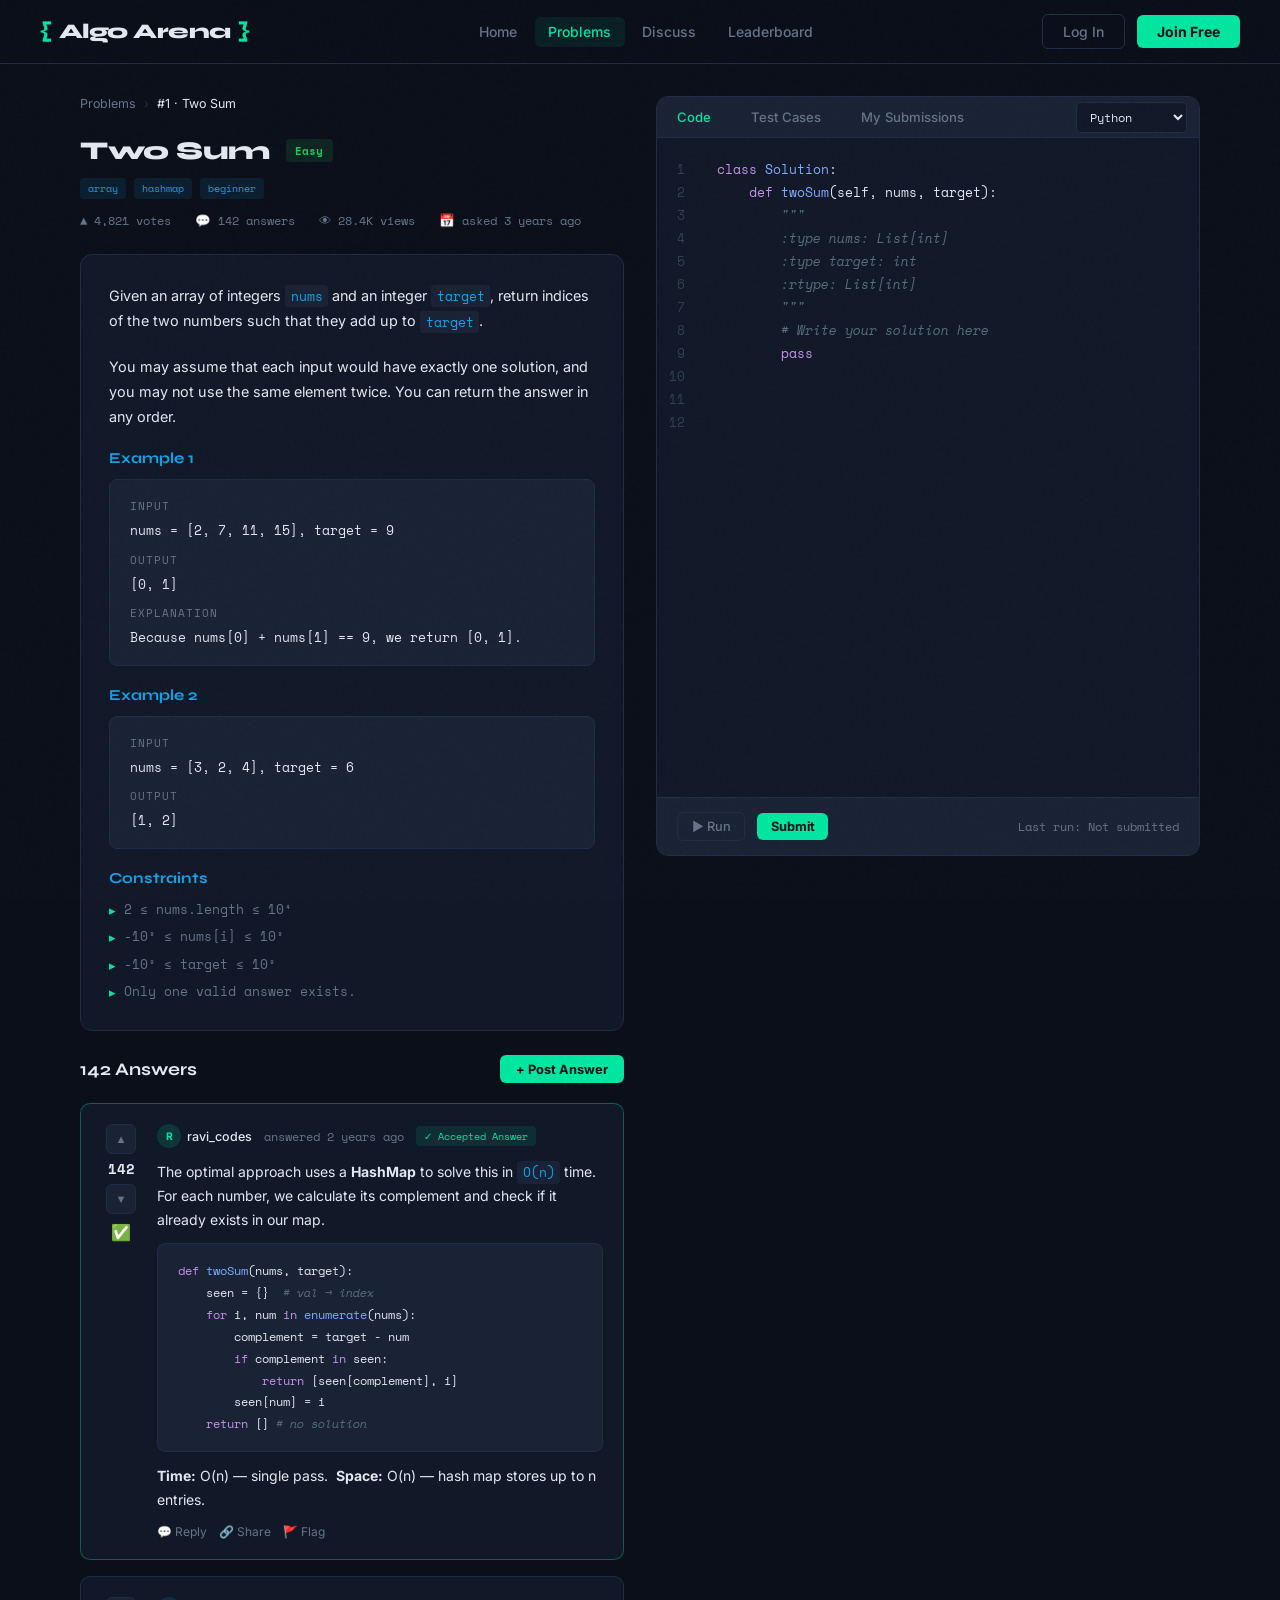
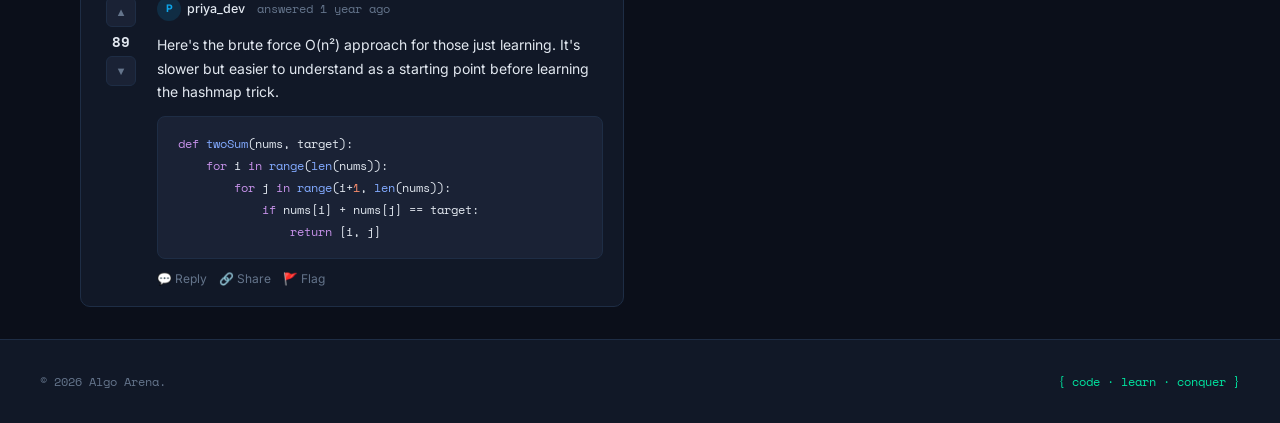
<file: problem-detail.html>
<!DOCTYPE html>
<html lang="en">
<head>
  <meta charset="UTF-8"/>
  <meta name="viewport" content="width=device-width, initial-scale=1.0"/>
  <title>Two Sum — Algo Arena</title>
  <link rel="stylesheet" href="shared.css"/>
  <style>
    .page { padding-top: 64px; }
    .detail-layout {
      max-width: 1200px; margin: 0 auto; padding: 2rem 2.5rem;
      display: grid; grid-template-columns: 1fr 1fr; gap: 2rem; min-height: calc(100vh - 64px);
    }

    /* LEFT PANEL */
    .left-panel { display: flex; flex-direction: column; gap: 1.5rem; }
    .breadcrumb {
      display: flex; align-items: center; gap: .5rem;
      font-size: .78rem; color: var(--muted);
    }
    .breadcrumb a { color: var(--muted); text-decoration: none; }
    .breadcrumb a:hover { color: var(--accent); }
    .breadcrumb span { color: var(--border); }

    .problem-header { display: flex; flex-direction: column; gap: .75rem; }
    .problem-title-row { display: flex; align-items: center; gap: 1rem; flex-wrap: wrap; }
    .problem-title-row h1 {
      font-family: 'Syne', sans-serif; font-size: 1.6rem;
      font-weight: 800; letter-spacing: -.5px;
    }
    .tag-row { display: flex; gap: .5rem; flex-wrap: wrap; align-items: center; }

    .meta-row {
      display: flex; gap: 1.5rem; font-size: .78rem; color: var(--muted);
      font-family: 'Space Mono', monospace;
    }
    .meta-row span { display: flex; align-items: center; gap: .3rem; }

    .problem-body {
      background: var(--surface); border: 1px solid var(--border);
      border-radius: 12px; padding: 1.75rem;
    }
    .problem-body p { color: var(--text); font-size: .9rem; line-height: 1.75; margin-bottom: 1.25rem; }
    .problem-body h3 {
      font-family: 'Syne', sans-serif; font-size: .95rem; font-weight: 700;
      margin-bottom: .75rem; margin-top: 1.25rem; color: var(--accent2);
    }
    .example-box {
      background: var(--surface2); border: 1px solid var(--border);
      border-radius: 8px; padding: 1rem 1.25rem; margin-bottom: 1rem;
      font-family: 'Space Mono', monospace; font-size: .8rem; line-height: 1.7;
    }
    .example-box .label { color: var(--muted); font-size: .7rem; text-transform: uppercase; letter-spacing: 1px; margin-bottom: .3rem; }
    .constraint-list { list-style: none; display: flex; flex-direction: column; gap: .4rem; }
    .constraint-list li {
      font-size: .82rem; color: var(--muted); display: flex; align-items: flex-start; gap: .5rem;
      font-family: 'Space Mono', monospace;
    }
    .constraint-list li::before { content: '▸'; color: var(--accent); flex-shrink: 0; margin-top: 1px; }

    /* DISCUSSIONS below problem */
    .discussions-section { display: flex; flex-direction: column; gap: 1rem; }
    .disc-header {
      display: flex; justify-content: space-between; align-items: center;
      margin-bottom: .25rem;
    }
    .disc-header h2 { font-family: 'Syne', sans-serif; font-size: 1.1rem; font-weight: 700; }
    .answer-card {
      background: var(--surface); border: 1px solid var(--border);
      border-radius: 10px; padding: 1.25rem; display: flex; gap: 1rem;
    }
    .answer-card.accepted { border-color: rgba(0,229,160,.35); }
    .vote-col {
      display: flex; flex-direction: column; align-items: center; gap: .3rem;
      min-width: 40px;
    }
    .v-btn {
      width: 30px; height: 30px; border-radius: 6px; border: 1px solid var(--border);
      background: var(--surface2); color: var(--muted); cursor: pointer;
      display: flex; align-items: center; justify-content: center; font-size: .7rem;
      transition: all .2s;
    }
    .v-btn:hover { border-color: var(--accent); color: var(--accent); }
    .v-score { font-family: 'Space Mono', monospace; font-size: .85rem; font-weight: 700; color: var(--text); }
    .answer-content { flex: 1; }
    .answer-meta {
      display: flex; align-items: center; gap: .75rem; margin-bottom: .75rem;
      flex-wrap: wrap;
    }
    .author-chip {
      display: flex; align-items: center; gap: .4rem;
      font-size: .78rem; font-weight: 500;
    }
    .author-avatar {
      width: 24px; height: 24px; border-radius: 50%; background: rgba(0,229,160,.15);
      display: flex; align-items: center; justify-content: center;
      font-size: .65rem; font-weight: 700; color: var(--accent);
    }
    .answer-time { font-size: .72rem; color: var(--muted); font-family: 'Space Mono', monospace; }
    .accepted-tag {
      font-size: .65rem; font-family: 'Space Mono', monospace;
      background: rgba(0,229,160,.1); color: var(--accent);
      padding: .15rem .5rem; border-radius: 4px;
    }
    .answer-body { font-size: .875rem; line-height: 1.7; color: var(--text); margin-bottom: .75rem; }
    .inline-code {
      font-family: 'Space Mono', monospace; font-size: .8rem;
      background: var(--surface2); padding: .1rem .35rem; border-radius: 3px;
      color: var(--accent2);
    }
    .code-snippet {
      background: var(--surface2); border: 1px solid var(--border);
      border-radius: 8px; padding: 1rem 1.25rem; margin: .75rem 0;
      font-family: 'Space Mono', monospace; font-size: .78rem; line-height: 1.75;
    }
    .kw { color: #c792ea; } .fn { color: #82aaff; } .cm { color: #546e7a; font-style: italic; }
    .num { color: #f78c6c; }

    .answer-actions { display: flex; gap: .75rem; align-items: center; }
    .act-btn {
      font-size: .75rem; color: var(--muted); cursor: pointer; background: none; border: none;
      font-family: 'Inter', sans-serif; transition: color .2s; padding: 0;
    }
    .act-btn:hover { color: var(--text); }

    /* RIGHT PANEL: Code Editor */
    .right-panel {
      background: var(--surface); border: 1px solid var(--border);
      border-radius: 12px; overflow: hidden; display: flex; flex-direction: column;
      position: sticky; top: 80px; height: calc(100vh - 100px); max-height: 760px;
    }
    .editor-tabs {
      display: flex; border-bottom: 1px solid var(--border); background: var(--surface2);
    }
    .editor-tab {
      padding: .75rem 1.25rem; font-size: .82rem; font-weight: 500; cursor: pointer;
      color: var(--muted); border-bottom: 2px solid transparent; transition: all .2s;
      font-family: 'Inter', sans-serif; border: none; background: none;
    }
    .editor-tab.active { color: var(--accent); border-bottom-color: var(--accent); }
    .editor-tab:hover { color: var(--text); background: rgba(255,255,255,.03); }

    .lang-select {
      margin-left: auto; margin-right: .75rem; align-self: center;
      background: var(--surface); border: 1px solid var(--border);
      color: var(--text); font-size: .78rem; padding: .25rem .6rem;
      border-radius: 5px; cursor: pointer; font-family: 'Space Mono', monospace;
    }

    .editor-area {
      flex: 1; padding: 1.25rem; font-family: 'Space Mono', monospace;
      font-size: .8rem; line-height: 1.8; overflow-y: auto; position: relative;
    }
    .line-nums {
      position: absolute; left: 0; top: 1.25rem; bottom: 1.25rem;
      width: 40px; text-align: right; padding-right: .75rem;
      font-family: 'Space Mono', monospace; font-size: .8rem; line-height: 1.8;
      color: #2d3f55; user-select: none; pointer-events: none;
    }
    .code-content { margin-left: 40px; }

    .editor-footer {
      padding: .85rem 1.25rem; border-top: 1px solid var(--border);
      background: var(--surface2); display: flex; gap: .75rem; align-items: center;
    }
    .run-info { margin-left: auto; font-size: .75rem; color: var(--muted); font-family: 'Space Mono', monospace; }

    @media (max-width: 900px) {
      .detail-layout { grid-template-columns: 1fr; }
      .right-panel { position: static; height: 400px; max-height: 400px; }
    }
  </style>
</head>
<body>

<nav>
  <a href="index.html" class="nav-logo"><span class="bracket">{</span>Algo Arena<span class="bracket">}</span></a>
  <ul class="nav-links">
    <li><a href="index.html">Home</a></li>
    <li><a href="problems.html" class="active">Problems</a></li>
    <li><a href="discussions.html">Discuss</a></li>
    <li><a href="leaderboard.html">Leaderboard</a></li>
  </ul>
  <div class="nav-actions">
    <a href="login.html" class="btn btn-ghost">Log In</a>
    <a href="login.html" class="btn btn-primary">Join Free</a>
  </div>
</nav>

<div class="page">
  <div class="detail-layout">
    <!-- LEFT -->
    <div class="left-panel">
      <div class="breadcrumb">
        <a href="problems.html">Problems</a>
        <span>›</span>
        <span style="color:var(--text)">#1 · Two Sum</span>
      </div>

      <div class="problem-header">
        <div class="problem-title-row">
          <h1>Two Sum</h1>
          <span class="difficulty easy">Easy</span>
        </div>
        <div class="tag-row">
          <span class="tag">array</span>
          <span class="tag">hashmap</span>
          <span class="tag">beginner</span>
        </div>
        <div class="meta-row">
          <span>▲ 4,821 votes</span>
          <span>💬 142 answers</span>
          <span>👁 28.4K views</span>
          <span>📅 asked 3 years ago</span>
        </div>
      </div>

      <div class="problem-body">
        <p>Given an array of integers <code class="inline-code">nums</code> and an integer <code class="inline-code">target</code>, return indices of the two numbers such that they add up to <code class="inline-code">target</code>.</p>
        <p>You may assume that each input would have exactly one solution, and you may not use the same element twice. You can return the answer in any order.</p>

        <h3>Example 1</h3>
        <div class="example-box">
          <div class="label">Input</div>
          <div>nums = [2, 7, 11, 15], target = 9</div>
          <div class="label" style="margin-top:.5rem">Output</div>
          <div>[0, 1]</div>
          <div class="label" style="margin-top:.5rem">Explanation</div>
          <div>Because nums[0] + nums[1] == 9, we return [0, 1].</div>
        </div>

        <h3>Example 2</h3>
        <div class="example-box">
          <div class="label">Input</div>
          <div>nums = [3, 2, 4], target = 6</div>
          <div class="label" style="margin-top:.5rem">Output</div>
          <div>[1, 2]</div>
        </div>

        <h3>Constraints</h3>
        <ul class="constraint-list">
          <li>2 ≤ nums.length ≤ 10⁴</li>
          <li>-10⁹ ≤ nums[i] ≤ 10⁹</li>
          <li>-10⁹ ≤ target ≤ 10⁹</li>
          <li>Only one valid answer exists.</li>
        </ul>
      </div>

      <!-- ANSWERS -->
      <div class="discussions-section">
        <div class="disc-header">
          <h2>142 Answers</h2>
          <a href="login.html" class="btn btn-primary" style="font-size:.8rem;padding:.4rem 1rem">+ Post Answer</a>
        </div>

        <div class="answer-card accepted">
          <div class="vote-col">
            <button class="v-btn">▲</button>
            <span class="v-score">142</span>
            <button class="v-btn">▼</button>
            <span style="font-size:1rem;margin-top:.25rem">✅</span>
          </div>
          <div class="answer-content">
            <div class="answer-meta">
              <div class="author-chip"><div class="author-avatar">R</div> ravi_codes</div>
              <span class="answer-time">answered 2 years ago</span>
              <span class="accepted-tag">✓ Accepted Answer</span>
            </div>
            <div class="answer-body">
              <p>The optimal approach uses a <strong>HashMap</strong> to solve this in <code class="inline-code">O(n)</code> time. For each number, we calculate its complement and check if it already exists in our map.</p>
            </div>
            <div class="code-snippet">
              <div><span class="kw">def </span><span class="fn">twoSum</span>(nums, target):</div>
              <div>&nbsp;&nbsp;&nbsp;&nbsp;seen = {} &nbsp;<span class="cm"># val → index</span></div>
              <div>&nbsp;&nbsp;&nbsp;&nbsp;<span class="kw">for </span>i, num <span class="kw">in </span><span class="fn">enumerate</span>(nums):</div>
              <div>&nbsp;&nbsp;&nbsp;&nbsp;&nbsp;&nbsp;&nbsp;&nbsp;complement = target - num</div>
              <div>&nbsp;&nbsp;&nbsp;&nbsp;&nbsp;&nbsp;&nbsp;&nbsp;<span class="kw">if </span>complement <span class="kw">in </span>seen:</div>
              <div>&nbsp;&nbsp;&nbsp;&nbsp;&nbsp;&nbsp;&nbsp;&nbsp;&nbsp;&nbsp;&nbsp;&nbsp;<span class="kw">return </span>[seen[complement], i]</div>
              <div>&nbsp;&nbsp;&nbsp;&nbsp;&nbsp;&nbsp;&nbsp;&nbsp;seen[num] = i</div>
              <div>&nbsp;&nbsp;&nbsp;&nbsp;<span class="kw">return </span>[] <span class="cm"># no solution</span></div>
            </div>
            <div class="answer-body"><p><strong>Time:</strong> O(n) — single pass. &nbsp;<strong>Space:</strong> O(n) — hash map stores up to n entries.</p></div>
            <div class="answer-actions">
              <button class="act-btn">💬 Reply</button>
              <button class="act-btn">🔗 Share</button>
              <button class="act-btn">🚩 Flag</button>
            </div>
          </div>
        </div>

        <div class="answer-card">
          <div class="vote-col">
            <button class="v-btn">▲</button>
            <span class="v-score">89</span>
            <button class="v-btn">▼</button>
          </div>
          <div class="answer-content">
            <div class="answer-meta">
              <div class="author-chip"><div class="author-avatar" style="background:rgba(14,165,233,.15);color:var(--accent2)">P</div> priya_dev</div>
              <span class="answer-time">answered 1 year ago</span>
            </div>
            <div class="answer-body">
              <p>Here's the brute force O(n²) approach for those just learning. It's slower but easier to understand as a starting point before learning the hashmap trick.</p>
            </div>
            <div class="code-snippet">
              <div><span class="kw">def </span><span class="fn">twoSum</span>(nums, target):</div>
              <div>&nbsp;&nbsp;&nbsp;&nbsp;<span class="kw">for </span>i <span class="kw">in </span><span class="fn">range</span>(<span class="fn">len</span>(nums)):</div>
              <div>&nbsp;&nbsp;&nbsp;&nbsp;&nbsp;&nbsp;&nbsp;&nbsp;<span class="kw">for </span>j <span class="kw">in </span><span class="fn">range</span>(i+<span class="num">1</span>, <span class="fn">len</span>(nums)):</div>
              <div>&nbsp;&nbsp;&nbsp;&nbsp;&nbsp;&nbsp;&nbsp;&nbsp;&nbsp;&nbsp;&nbsp;&nbsp;<span class="kw">if </span>nums[i] + nums[j] == target:</div>
              <div>&nbsp;&nbsp;&nbsp;&nbsp;&nbsp;&nbsp;&nbsp;&nbsp;&nbsp;&nbsp;&nbsp;&nbsp;&nbsp;&nbsp;&nbsp;&nbsp;<span class="kw">return </span>[i, j]</div>
            </div>
            <div class="answer-actions">
              <button class="act-btn">💬 Reply</button>
              <button class="act-btn">🔗 Share</button>
              <button class="act-btn">🚩 Flag</button>
            </div>
          </div>
        </div>
      </div>
    </div>

    <!-- RIGHT: EDITOR -->
    <div class="right-panel">
      <div class="editor-tabs">
        <button class="editor-tab active">Code</button>
        <button class="editor-tab">Test Cases</button>
        <button class="editor-tab">My Submissions</button>
        <select class="lang-select">
          <option>Python</option>
          <option>JavaScript</option>
          <option>Java</option>
          <option>C++</option>
        </select>
      </div>
      <div class="editor-area">
        <div class="line-nums">
          <div>1</div><div>2</div><div>3</div><div>4</div><div>5</div>
          <div>6</div><div>7</div><div>8</div><div>9</div><div>10</div>
          <div>11</div><div>12</div>
        </div>
        <div class="code-content">
          <div><span class="kw">class </span><span class="fn">Solution</span>:</div>
          <div>&nbsp;&nbsp;&nbsp;&nbsp;<span class="kw">def </span><span class="fn">twoSum</span>(self, nums, target):</div>
          <div>&nbsp;&nbsp;&nbsp;&nbsp;&nbsp;&nbsp;&nbsp;&nbsp;<span class="cm">"""</span></div>
          <div>&nbsp;&nbsp;&nbsp;&nbsp;&nbsp;&nbsp;&nbsp;&nbsp;<span class="cm">:type nums: List[int]</span></div>
          <div>&nbsp;&nbsp;&nbsp;&nbsp;&nbsp;&nbsp;&nbsp;&nbsp;<span class="cm">:type target: int</span></div>
          <div>&nbsp;&nbsp;&nbsp;&nbsp;&nbsp;&nbsp;&nbsp;&nbsp;<span class="cm">:rtype: List[int]</span></div>
          <div>&nbsp;&nbsp;&nbsp;&nbsp;&nbsp;&nbsp;&nbsp;&nbsp;<span class="cm">"""</span></div>
          <div>&nbsp;&nbsp;&nbsp;&nbsp;&nbsp;&nbsp;&nbsp;&nbsp;<span class="cm"># Write your solution here</span></div>
          <div>&nbsp;&nbsp;&nbsp;&nbsp;&nbsp;&nbsp;&nbsp;&nbsp;<span class="kw">pass</span></div>
          <div></div>
          <div></div>
          <div></div>
        </div>
      </div>
      <div class="editor-footer">
        <button class="btn btn-ghost" style="font-size:.8rem;padding:.4rem .85rem">▶ Run</button>
        <button class="btn btn-primary" style="font-size:.8rem;padding:.4rem .85rem">Submit</button>
        <span class="run-info">Last run: Not submitted</span>
      </div>
    </div>
  </div>
</div>

<footer>
  <div class="footer-bottom">
    <span>© 2026 Algo Arena.</span>
    <span style="color:var(--accent);">{ code · learn · conquer }</span>
  </div>
</footer>

</body>
</html>
</file>
<file: shared.css>
/* ─── GOOGLE FONTS ─────────────────────────── */
@import url('https://fonts.googleapis.com/css2?family=Space+Mono:wght@400;700&family=Syne:wght@400;600;700;800&family=Inter:wght@300;400;500&display=swap');

/* ─── RESET & VARIABLES ─────────────────────── */
*, *::before, *::after { margin: 0; padding: 0; box-sizing: border-box; }

:root {
  --bg:        #0b0f1a;
  --surface:   #111827;
  --surface2:  #1a2235;
  --border:    #1e2d45;
  --accent:    #00e5a0;
  --accent2:   #0ea5e9;
  --accent3:   #f59e0b;
  --danger:    #ef4444;
  --success:   #22c55e;
  --text:      #e2e8f0;
  --muted:     #64748b;
  --card-glow: 0 0 30px rgba(0,229,160,.06);
}

html { scroll-behavior: smooth; }

body {
  font-family: 'Inter', sans-serif;
  background: var(--bg);
  color: var(--text);
  overflow-x: hidden;
  min-height: 100vh;
}

::-webkit-scrollbar { width: 6px; }
::-webkit-scrollbar-track { background: var(--bg); }
::-webkit-scrollbar-thumb { background: var(--border); border-radius: 3px; }

body::before {
  content: '';
  position: fixed; inset: 0;
  background-image: url("data:image/svg+xml,%3Csvg viewBox='0 0 256 256' xmlns='http://www.w3.org/2000/svg'%3E%3Cfilter id='n'%3E%3CfeTurbulence type='fractalNoise' baseFrequency='0.9' numOctaves='4' stitchTiles='stitch'/%3E%3C/filter%3E%3Crect width='100%25' height='100%25' filter='url(%23n)' opacity='0.04'/%3E%3C/svg%3E");
  pointer-events: none; z-index: 9999; opacity: .4;
}

/* ─── NAV ──────────────────────────────────── */
nav {
  position: fixed; top: 0; left: 0; right: 0;
  z-index: 100;
  display: flex; align-items: center; justify-content: space-between;
  padding: 0 2.5rem;
  height: 64px;
  background: rgba(11,15,26,.9);
  backdrop-filter: blur(16px);
  border-bottom: 1px solid var(--border);
}

.nav-logo {
  font-family: 'Syne', sans-serif;
  font-weight: 800;
  font-size: 1.3rem;
  letter-spacing: -.5px;
  text-decoration: none;
  color: var(--text);
  display: flex; align-items: center; gap: .4rem;
}
.nav-logo .bracket { color: var(--accent); }

.nav-links {
  display: flex; align-items: center; gap: .25rem;
  list-style: none;
}
.nav-links a {
  color: var(--muted);
  text-decoration: none;
  font-size: .875rem;
  font-weight: 500;
  padding: .4rem .85rem;
  border-radius: 6px;
  transition: all .2s;
}
.nav-links a:hover { color: var(--text); background: var(--surface2); }
.nav-links a.active { color: var(--accent); background: rgba(0,229,160,.08); }

.nav-actions { display: flex; gap: .75rem; align-items: center; }

/* ─── BUTTONS ──────────────────────────────── */
.btn {
  display: inline-flex; align-items: center; gap: .4rem;
  padding: .5rem 1.25rem;
  border-radius: 6px;
  font-size: .875rem;
  font-weight: 500;
  cursor: pointer;
  text-decoration: none;
  transition: all .2s;
  border: none;
  font-family: 'Inter', sans-serif;
}
.btn-ghost {
  background: transparent;
  color: var(--muted);
  border: 1px solid var(--border);
}
.btn-ghost:hover { color: var(--text); border-color: var(--muted); }
.btn-primary {
  background: var(--accent);
  color: #0b0f1a;
  font-weight: 700;
}
.btn-primary:hover { background: #00ffb3; box-shadow: 0 0 20px rgba(0,229,160,.3); }
.btn-outline {
  background: transparent;
  color: var(--accent);
  border: 1px solid var(--accent);
}
.btn-outline:hover { background: rgba(0,229,160,.08); }
.btn-danger {
  background: rgba(239,68,68,.1);
  color: var(--danger);
  border: 1px solid rgba(239,68,68,.3);
}
.btn-danger:hover { background: rgba(239,68,68,.2); }

/* ─── PAGE WRAPPER ─────────────────────────── */
.page { padding-top: 80px; min-height: 100vh; }

/* ─── SECTION ──────────────────────────────── */
.container { max-width: 1200px; margin: 0 auto; padding: 0 2.5rem; }

/* ─── TAGS / BADGES ────────────────────────── */
.difficulty {
  padding: .2rem .6rem;
  border-radius: 4px;
  font-size: .7rem;
  font-family: 'Space Mono', monospace;
  font-weight: 700;
}
.easy   { background: rgba(34,197,94,.12);  color: #22c55e; }
.medium { background: rgba(245,158,11,.12); color: #f59e0b; }
.hard   { background: rgba(239,68,68,.12);  color: #ef4444; }

.tag {
  font-size: .65rem;
  padding: .15rem .5rem;
  border-radius: 4px;
  background: rgba(14,165,233,.1);
  color: var(--accent2);
  font-family: 'Space Mono', monospace;
}

/* ─── DIVIDER ──────────────────────────────── */
.divider {
  height: 1px;
  background: linear-gradient(90deg, transparent, var(--border), transparent);
  margin: 0;
}

/* ─── SECTION LABEL ────────────────────────── */
.section-label {
  font-family: 'Space Mono', monospace;
  font-size: .7rem;
  color: var(--accent);
  letter-spacing: 2px;
  text-transform: uppercase;
  margin-bottom: .5rem;
}
.section-title {
  font-family: 'Syne', sans-serif;
  font-size: clamp(1.5rem, 3vw, 2.25rem);
  font-weight: 800;
  letter-spacing: -1px;
  margin-bottom: .75rem;
}
.section-sub {
  color: var(--muted);
  font-size: .95rem;
  line-height: 1.7;
}

/* ─── CARDS ────────────────────────────────── */
.card {
  background: var(--surface);
  border: 1px solid var(--border);
  border-radius: 12px;
  overflow: hidden;
  transition: border-color .3s, box-shadow .3s, transform .3s;
}
.card:hover {
  border-color: rgba(0,229,160,.25);
  box-shadow: var(--card-glow);
}

/* ─── FOOTER ───────────────────────────────── */
footer {
  background: var(--surface);
  border-top: 1px solid var(--border);
  padding: 2rem 2.5rem;
  margin-top: auto;
}
.footer-bottom {
  max-width: 1200px; margin: 0 auto;
  display: flex; justify-content: space-between; align-items: center;
  font-size: .78rem; color: var(--muted);
  font-family: 'Space Mono', monospace;
}

/* ─── ANIMATIONS ───────────────────────────── */
@keyframes fadeUp {
  from { opacity: 0; transform: translateY(20px); }
  to   { opacity: 1; transform: translateY(0); }
}
@keyframes fadeIn {
  from { opacity: 0; }
  to   { opacity: 1; }
}
@keyframes pulse {
  0%, 100% { transform: scale(1); opacity: 1; }
  50%       { transform: scale(1.1); opacity: .7; }
}
@keyframes blink { 0%,100%{opacity:1} 50%{opacity:.3} }
@keyframes gridShift {
  0%   { transform: translateY(0); }
  100% { transform: translateY(60px); }
}

/* ─── MOBILE ───────────────────────────────── */
@media (max-width: 768px) {
  nav { padding: 0 1.25rem; }
  .nav-links { display: none; }
  .container { padding: 0 1.25rem; }
}
</file>
